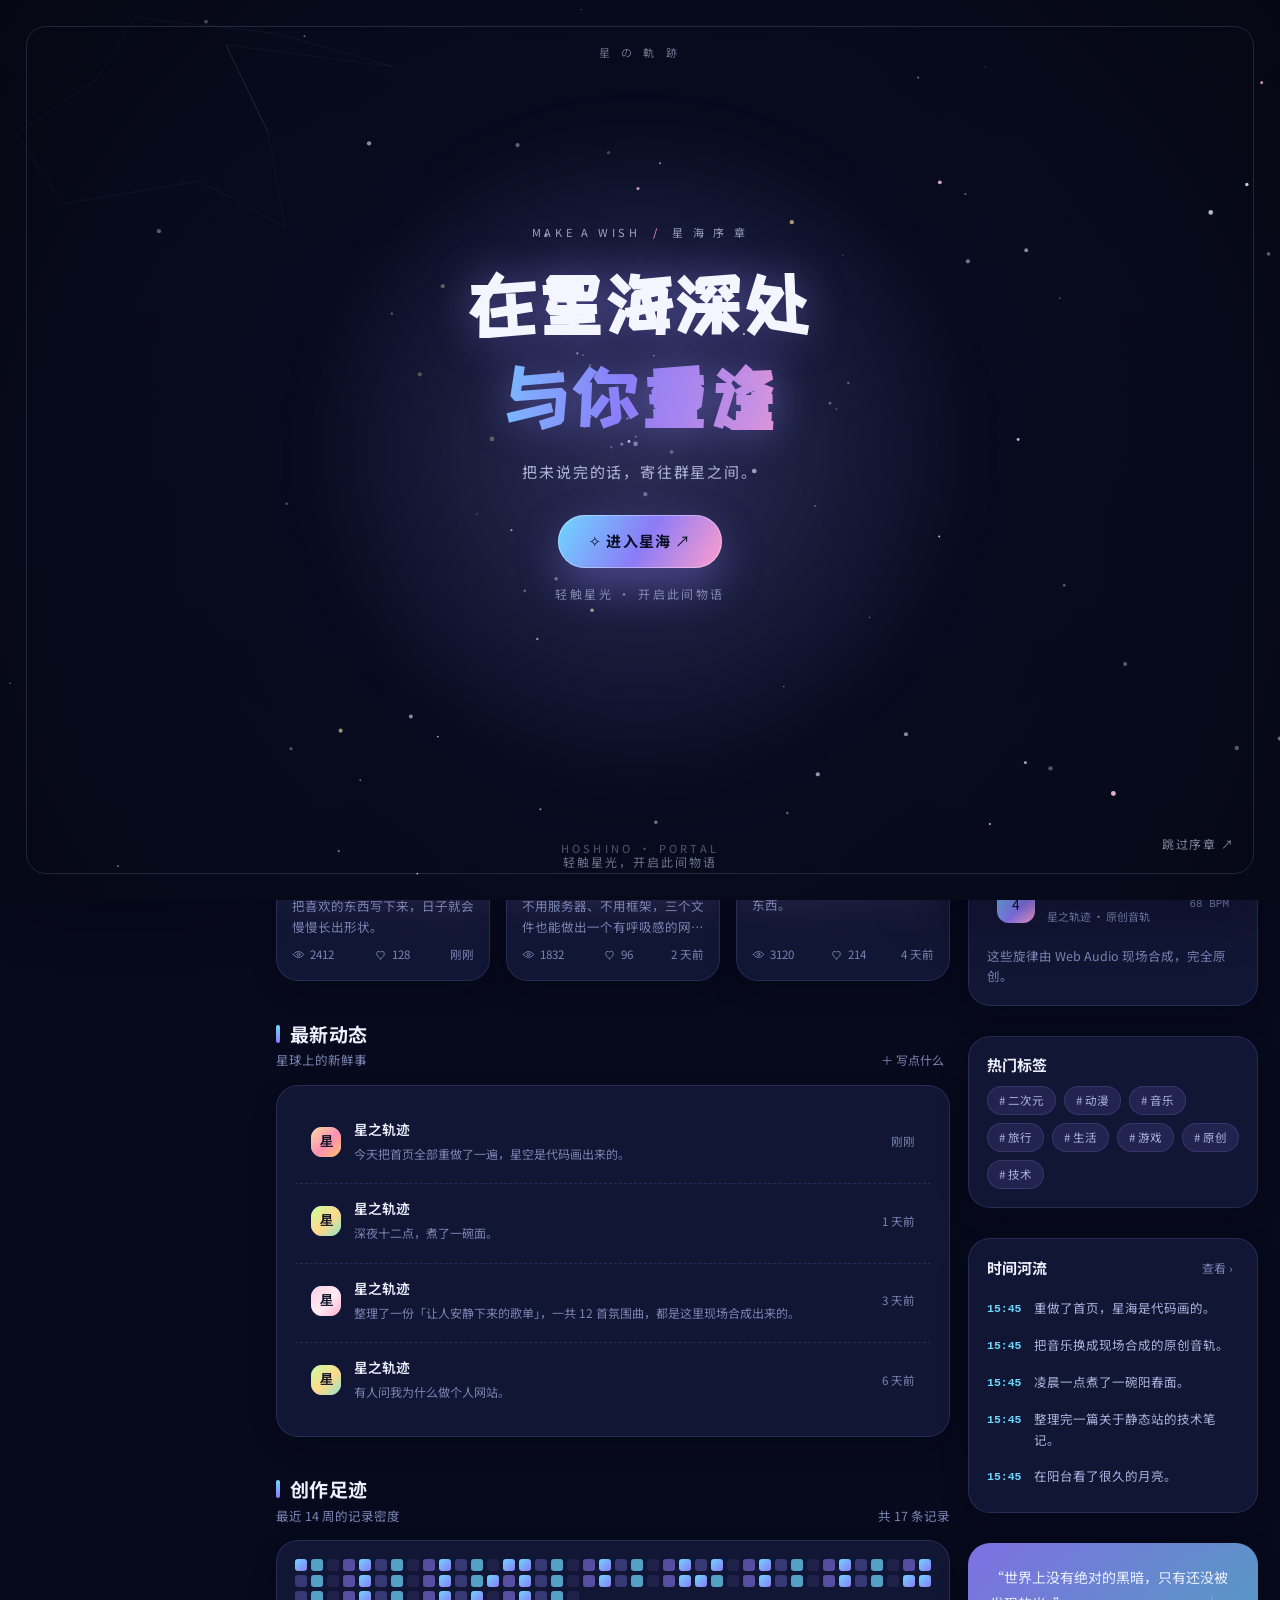
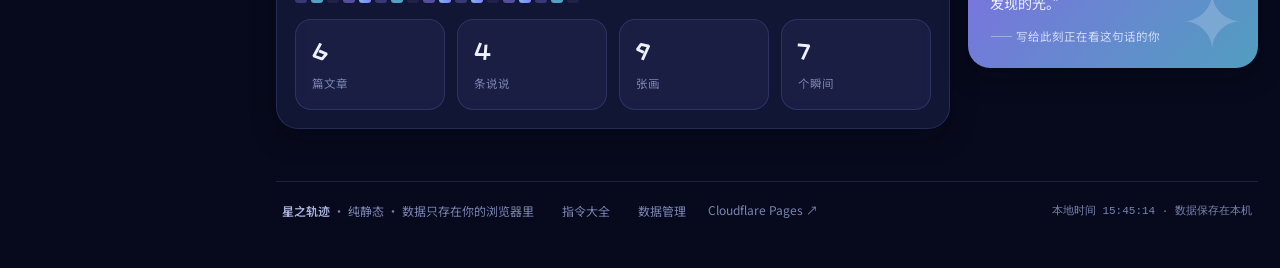
<file: hoshino-portal/index.html>
<!doctype html>
<html lang="zh-CN" data-theme="dark" data-accent="aurora">
<head>
  <meta charset="UTF-8" />
  <meta name="viewport" content="width=device-width, initial-scale=1, viewport-fit=cover" />
  <meta name="theme-color" content="#0b1026" media="(prefers-color-scheme: dark)" />
  <meta name="theme-color" content="#f4f5ff" media="(prefers-color-scheme: light)" />
  <meta name="color-scheme" content="dark light" />

  <title>星之轨迹 · 一个属于你的二次元小宇宙</title>
  <meta name="description" content="星之轨迹 —— 记录文章、说说、照片、音乐与心情的个人空间。纯静态、可离线、数据保存在你自己的浏览器里。" />
  <meta name="keywords" content="个人空间, 二次元, 博客, 星之轨迹, Hoshino Portal, 静态站" />
  <meta name="author" content="星之轨迹" />
  <link rel="canonical" href="./" />

  <meta property="og:type" content="website" />
  <meta property="og:title" content="星之轨迹 · 一个属于你的二次元小宇宙" />
  <meta property="og:description" content="写下想说的话，收藏喜欢的人与故事，慢慢拼出只属于你的星之轨迹。" />
  <meta property="og:image" content="assets/hero.svg" />
  <meta name="twitter:card" content="summary_large_image" />

  <link rel="icon" type="image/svg+xml" href="assets/favicon.svg" />
  <link rel="apple-touch-icon" href="assets/favicon.svg" />
  <link rel="manifest" href="manifest.webmanifest" />

  <link rel="preconnect" href="https://fonts.googleapis.com" />
  <link rel="preconnect" href="https://fonts.gstatic.com" crossorigin />
  <link
    href="https://fonts.googleapis.com/css2?family=Noto+Sans+SC:wght@400;500;700&family=ZCOOL+KuaiLe&display=swap"
    rel="stylesheet" />
  <link rel="stylesheet" href="styles.css?v=2.0.4" />

  <script src="js/art.js?v=2.0.4" defer></script>
  <script src="js/store.js?v=2.0.4" defer></script>
  <script src="js/particles.js?v=2.0.4" defer></script>
  <script src="js/mousefx.js?v=2.0.4" defer></script>
  <script src="js/player.js?v=2.0.4" defer></script>
  <script src="js/views.js?v=2.0.4" defer></script>
  <script src="js/assistant.js?v=2.0.4" defer></script>
  <script src="app.js?v=2.0.4" defer></script>
</head>
<body>
  <a class="skip-link" href="#view">跳到主要内容</a>

  <noscript>
    <div style="margin:20px;padding:20px;border-radius:18px;background:rgba(139,123,247,.16);border:1px solid rgba(146,160,255,.3);line-height:1.8">
      <b>星之轨迹需要 JavaScript 才能运行 ✦</b><br />
      本站的文章、说说、照片与音乐都由浏览器实时生成，请在设置中开启 JavaScript 后刷新页面。
    </div>
  </noscript>

  <!-- ══════════ 序章：星海 ══════════ -->
  <div class="prologue" id="prologue" role="dialog" aria-modal="true" aria-labelledby="prologueTitle">
    <video class="prologue__video" id="prologueVideo" src="assets/intro.mp4" poster="assets/hero.svg"
      autoplay muted loop playsinline preload="auto" disablepictureinpicture aria-hidden="true"></video>
    <div class="prologue__scrim" aria-hidden="true"></div>
    <canvas class="prologue__canvas" id="prologueCanvas" aria-hidden="true"></canvas>
    <div class="prologue__glow" aria-hidden="true"></div>
    <div class="prologue__frame" aria-hidden="true">
      <span>星 の 軌 跡</span>
      <span>HOSHINO · PORTAL</span>
    </div>
    <div class="prologue__inner">
      <p class="prologue__eyebrow">MAKE A WISH <i>/</i> 星 海 序 章</p>
      <h1 id="prologueTitle">在星海深处<span>与你重逢</span></h1>
      <p class="prologue__poem">把未说完的话，寄往群星之间。</p>
      <button class="prologue__enter" id="prologueEnter" type="button">
        <b aria-hidden="true">✧</b> 进入星海 <b aria-hidden="true">↗</b>
      </button>
      <p class="prologue__hint">轻触星光 · 开启此间物语</p>
    </div>
    <p class="prologue__status" id="prologueStatus">星海已在此等候</p>
    <button class="prologue__skip" id="prologueSkip" type="button">跳过序章 ↗</button>
  </div>

  <!-- ══════════ 背景特效层 ══════════ -->
  <div class="fx" aria-hidden="true">
    <div class="fx__base"></div>
    <div class="fx__aurora"><i class="a1"></i><i class="a2"></i><i class="a3"></i></div>
    <canvas class="fx__layer" id="fxStars"></canvas>
    <canvas class="fx__layer" id="fxPetals"></canvas>
    <div class="fx__grid"></div>
    <div class="fx__grain"></div>
    <div class="fx__vignette"></div>
  </div>

  <!-- ══════════ 侧边栏 ══════════ -->
  <aside class="sidebar" id="sidebar" aria-label="主导航">
    <a class="brand" href="#/home" data-nav-brand>
      <span class="brand__mark" aria-hidden="true">
        <svg viewBox="0 0 48 48"><use href="#i-star"></use></svg>
      </span>
      <span class="brand__text">
        <b>星之轨迹</b>
        <i>HOSHINO PORTAL</i>
      </span>
    </a>

    <button class="sidebar__search" id="sidebarSearch" type="button">
      <svg viewBox="0 0 24 24" aria-hidden="true"><use href="#i-search"></use></svg>
      <span>搜索星球…</span>
      <kbd>Ctrl</kbd><kbd>K</kbd>
    </button>

    <nav class="sidebar__nav" id="sidebarNav"></nav>

    <div class="sidebar__foot">
      <div class="storage" title="浏览器本地存储使用量">
        <div class="storage__head"><span>星球存档</span><b id="storageText">—</b></div>
        <div class="storage__bar"><i id="storageBar"></i></div>
      </div>
      <p class="sidebar__quote">愿你在这片星空下，<br />找到属于自己的光。</p>
    </div>
  </aside>
  <div class="scrim" id="scrim" hidden></div>

  <!-- ══════════ 主体 ══════════ -->
  <div class="shell">
    <header class="topbar">
      <button class="icon-btn topbar__menu" id="menuBtn" type="button" aria-label="打开导航">
        <svg viewBox="0 0 24 24" aria-hidden="true"><use href="#i-menu"></use></svg>
      </button>
      <nav class="crumbs" id="crumbs" aria-label="面包屑"><span>首页</span></nav>

      <div class="topbar__clock" id="topbarClock">
        <b>--:--:--</b><i>—</i>
      </div>

      <div class="topbar__actions">
        <button class="icon-btn" id="searchBtn" type="button" aria-label="搜索" title="搜索 (Ctrl+K)">
          <svg viewBox="0 0 24 24" aria-hidden="true"><use href="#i-search"></use></svg>
        </button>
        <button class="icon-btn" id="notifyBtn" type="button" aria-label="通知" title="通知中心">
          <svg viewBox="0 0 24 24" aria-hidden="true"><use href="#i-bell"></use></svg>
          <span class="dot" id="notifyDot"></span>
        </button>
        <button class="icon-btn" id="fxBtn" type="button" aria-label="背景特效开关" title="背景特效">
          <svg viewBox="0 0 24 24" aria-hidden="true"><use href="#i-sparkle"></use></svg>
        </button>
        <button class="icon-btn" id="themeBtn" type="button" aria-label="切换主题" title="切换主题">
          <svg viewBox="0 0 24 24" aria-hidden="true"><use href="#i-moon"></use></svg>
        </button>
        <button class="user-chip" id="userBtn" type="button" aria-haspopup="menu">
          <span class="user-chip__avatar" id="userAvatar">旅</span>
          <span class="user-chip__text">
            <b id="userName">游客</b>
            <i id="userRole">未登录</i>
          </span>
          <svg viewBox="0 0 24 24" aria-hidden="true"><use href="#i-chevron"></use></svg>
        </button>
      </div>
    </header>

    <main class="view" id="view" tabindex="-1"></main>

    <footer class="footer">
      <div>
        <b>星之轨迹</b>
        <span>· 纯静态 · 数据只存在你的浏览器里</span>
      </div>
      <div class="footer__links">
        <button data-route="#/commands" type="button">指令大全</button>
        <button data-route="#/settings" type="button">数据管理</button>
        <a href="https://pages.cloudflare.com/" target="_blank" rel="noreferrer noopener">Cloudflare Pages ↗</a>
      </div>
      <div class="footer__meta"><span id="footerClock"></span></div>
    </footer>
  </div>

  <!-- ══════════ 音乐坞 ══════════ -->
  <section class="dock" id="dock" aria-label="音乐播放器">
    <button class="dock__toggle" id="dockToggle" type="button" aria-label="展开音乐播放器">
      <svg viewBox="0 0 24 24" aria-hidden="true"><use href="#i-chevron"></use></svg>
    </button>
    <div class="dock__body">
      <div class="dock__art" id="dockArt" aria-hidden="true"><canvas id="dockVisual"></canvas></div>
      <div class="dock__meta">
        <b id="dockTitle">星屑のワルツ</b>
        <span id="dockArtist">星之轨迹 · 原创生成音轨</span>
        <div class="dock__seek" id="dockSeek"><i id="dockProgress"></i></div>
      </div>
      <div class="dock__ctrl">
        <button id="dockPrev" type="button" aria-label="上一首"><svg viewBox="0 0 24 24"><use href="#i-prev"></use></svg></button>
        <button class="dock__play" id="dockPlay" type="button" aria-label="播放"><svg viewBox="0 0 24 24"><use href="#i-play"></use></svg></button>
        <button id="dockNext" type="button" aria-label="下一首"><svg viewBox="0 0 24 24"><use href="#i-next"></use></svg></button>
      </div>
      <div class="dock__vol">
        <svg viewBox="0 0 24 24" aria-hidden="true"><use href="#i-volume"></use></svg>
        <input type="range" id="dockVol" min="0" max="100" value="45" aria-label="音量" />
      </div>
    </div>
  </section>

  <!-- ══════════ 陪伴角色 ══════════ -->
  <div class="buddy" id="buddy">
    <button class="buddy__bubble" id="buddyBubble" type="button">
      <span id="buddyLine">晚上好，要去星球上逛逛吗？</span>
      <i>点我聊聊 ✦</i>
    </button>
    <div class="buddy__stage" id="buddyBody" role="button" tabindex="0" aria-label="和星野聊天">
      <div class="mascot" id="mascotStage" aria-hidden="true">
        <svg class="buddy__svg" viewBox="0 0 120 132" aria-hidden="true">
          <defs>
            <linearGradient id="buddyHair" x1="0" y1="0" x2="0" y2="1">
              <stop offset="0" stop-color="#cfe4ff" /><stop offset="1" stop-color="#8fb4ff" />
            </linearGradient>
            <linearGradient id="buddyCloth" x1="0" y1="0" x2="1" y2="1">
              <stop offset="0" stop-color="#7f8cff" /><stop offset="1" stop-color="#c07bff" />
            </linearGradient>
          </defs>
          <path class="buddy__tail" d="M92 96c14 2 20-8 16-18-3-8-12-10-16-4" />
          <path fill="url(#buddyCloth)" d="M32 132c0-16 12-26 28-26s28 10 28 26z" />
          <circle fill="#ffe9d9" cx="60" cy="70" r="30" />
          <path fill="url(#buddyHair)" d="M30 68c0-19 13-32 30-32s30 13 30 32c0-6-6-9-12-12-8-4-16-6-24-3-9 3-15 8-18 15-2 4-6 3-6 0z" />
          <path class="buddy__ear" d="M34 42c-2-12 4-20 8-22 4 6 5 12 4 20z" />
          <path class="buddy__ear" d="M86 42c2-12-4-20-8-22-4 6-5 12-4 20z" />
          <ellipse class="buddy__eye" cx="49" cy="72" rx="4.2" ry="5.4" />
          <ellipse class="buddy__eye" cx="71" cy="72" rx="4.2" ry="5.4" />
          <circle class="buddy__blush" cx="40" cy="80" r="4.5" />
          <circle class="buddy__blush" cx="80" cy="80" r="4.5" />
          <path class="buddy__mouth" d="M56 82c2 3 6 3 8 0" />
          <path class="buddy__star" d="M60 100l2.6 6 6.4.5-4.9 4.1 1.5 6.3-5.6-3.4-5.6 3.4 1.5-6.3-4.9-4.1 6.4-.5z" />
        </svg>
      </div>
      <span class="buddy__ring" aria-hidden="true"></span>
    </div>
    <div class="buddy__actions">
      <button type="button" data-act="go" data-route="#/assistant">聊天</button>
      <button type="button" data-act="music-toggle">音乐</button>
      <button type="button" data-act="go" data-route="#/games">小游戏</button>
      <button type="button" data-act="buddy-hide" title="收起角色">收起</button>
    </div>
  </div>

  <!-- ══════════ 移动端底部导航 ══════════ -->
  <nav class="tabbar" id="tabbar" aria-label="快捷导航"></nav>

  <!-- ══════════ 命令面板 ══════════ -->
  <div class="palette" id="palette" role="dialog" aria-modal="true" aria-label="站内搜索" hidden>
    <div class="palette__box">
      <div class="palette__input">
        <svg viewBox="0 0 24 24" aria-hidden="true"><use href="#i-search"></use></svg>
        <input id="paletteInput" type="text" placeholder="搜索文章、说说、照片、项目，或输入 / 使用指令" autocomplete="off" />
        <kbd>Esc</kbd>
      </div>
      <div class="palette__list" id="paletteList"></div>
      <div class="palette__foot">
        <span><kbd>↑</kbd><kbd>↓</kbd> 选择</span>
        <span><kbd>Enter</kbd> 打开</span>
        <span id="paletteHint">支持 /help /music /theme 等指令</span>
      </div>
    </div>
  </div>

  <!-- ══════════ 模态框 ══════════ -->
  <div class="modal" id="modal" hidden>
    <div class="modal__scrim" data-close-modal></div>
    <div class="modal__card" id="modalCard" role="dialog" aria-modal="true">
      <button class="modal__close" id="modalClose" type="button" aria-label="关闭">
        <svg viewBox="0 0 24 24" aria-hidden="true"><use href="#i-close"></use></svg>
      </button>
      <div class="modal__body" id="modalBody"></div>
    </div>
  </div>

  <!-- ══════════ 轻提示 ══════════ -->
  <div class="toasts" id="toasts" aria-live="polite"></div>

  <audio id="audio" preload="none" crossorigin="anonymous"></audio>


  <!-- ══════════ 图标精灵 ══════════ -->
  <svg class="sprite" aria-hidden="true" focusable="false">
    <symbol id="i-star" viewBox="0 0 48 48"><path d="M24 4l5.6 12.9L43 19.2l-9.6 9.2 2.4 13.6L24 35.5l-11.8 6.5 2.4-13.6L5 19.2l13.4-2.3z"/></symbol>
    <symbol id="i-search" viewBox="0 0 24 24" fill="none" stroke="currentColor" stroke-width="1.8" stroke-linecap="round"><circle cx="11" cy="11" r="6.5"/><path d="M16 16l4.5 4.5"/></symbol>
    <symbol id="i-menu" viewBox="0 0 24 24" fill="none" stroke="currentColor" stroke-width="1.8" stroke-linecap="round"><path d="M4 7h16M4 12h16M4 17h16"/></symbol>
    <symbol id="i-close" viewBox="0 0 24 24" fill="none" stroke="currentColor" stroke-width="1.8" stroke-linecap="round"><path d="M6 6l12 12M18 6L6 18"/></symbol>
    <symbol id="i-bell" viewBox="0 0 24 24" fill="none" stroke="currentColor" stroke-width="1.7" stroke-linecap="round" stroke-linejoin="round"><path d="M18 15V10a6 6 0 10-12 0v5l-1.6 2.6h15.2z"/><path d="M10 19a2 2 0 004 0"/></symbol>
    <symbol id="i-moon" viewBox="0 0 24 24" fill="none" stroke="currentColor" stroke-width="1.7" stroke-linecap="round"><path d="M20 14.5A8.5 8.5 0 019.5 4a8.6 8.6 0 1010.5 10.5z"/></symbol>
    <symbol id="i-sun" viewBox="0 0 24 24" fill="none" stroke="currentColor" stroke-width="1.7" stroke-linecap="round"><circle cx="12" cy="12" r="4.2"/><path d="M12 2.6v2.2M12 19.2v2.2M2.6 12h2.2M19.2 12h2.2M5.4 5.4l1.6 1.6M17 17l1.6 1.6M18.6 5.4L17 7M7 17l-1.6 1.6"/></symbol>
    <symbol id="i-sparkle" viewBox="0 0 24 24" fill="currentColor"><path d="M12 2l1.7 5.6L19.5 9l-5 3 1.2 6-3.7-3.6L8.3 18l1.2-6-5-3 5.8-1.4z"/></symbol>
    <symbol id="i-chevron" viewBox="0 0 24 24" fill="none" stroke="currentColor" stroke-width="1.8" stroke-linecap="round" stroke-linejoin="round"><path d="M8 10l4 4 4-4"/></symbol>
    <symbol id="i-play" viewBox="0 0 24 24" fill="currentColor"><path d="M8 5.5l11 6.5-11 6.5z"/></symbol>
    <symbol id="i-pause" viewBox="0 0 24 24" fill="currentColor"><rect x="7.5" y="5.5" width="3.4" height="13" rx="1.2"/><rect x="13.1" y="5.5" width="3.4" height="13" rx="1.2"/></symbol>
    <symbol id="i-prev" viewBox="0 0 24 24" fill="currentColor"><path d="M7 6h2.2v12H7zM18 6l-8 6 8 6z"/></symbol>
    <symbol id="i-next" viewBox="0 0 24 24" fill="currentColor"><path d="M14.8 6H17v12h-2.2zM6 6l8 6-8 6z"/></symbol>
    <symbol id="i-volume" viewBox="0 0 24 24" fill="none" stroke="currentColor" stroke-width="1.7" stroke-linecap="round"><path d="M5 10v4h3l4 3.5v-11L8 10z"/><path d="M15.5 9.5a4 4 0 010 5M18 7a7.5 7.5 0 010 10"/></symbol>
    <symbol id="i-heart" viewBox="0 0 24 24" fill="none" stroke="currentColor" stroke-width="1.7" stroke-linecap="round"><path d="M12 20s-7-4.3-7-9.3A4 4 0 0112 7.6 4 4 0 0119 10.7c0 5-7 9.3-7 9.3z"/></symbol>
    <symbol id="i-eye" viewBox="0 0 24 24" fill="none" stroke="currentColor" stroke-width="1.7" stroke-linecap="round"><path d="M2.5 12S6 6.5 12 6.5 21.5 12 21.5 12 18 17.5 12 17.5 2.5 12 2.5 12z"/><circle cx="12" cy="12" r="2.6"/></symbol>
    <symbol id="i-clock" viewBox="0 0 24 24" fill="none" stroke="currentColor" stroke-width="1.7" stroke-linecap="round"><circle cx="12" cy="12" r="8.5"/><path d="M12 7.5V12l3 2"/></symbol>
    <symbol id="i-trash" viewBox="0 0 24 24" fill="none" stroke="currentColor" stroke-width="1.7" stroke-linecap="round"><path d="M4.5 7h15M9.5 7V5h5v2M7 7l1 12h8l1-12"/></symbol>
    <symbol id="i-edit" viewBox="0 0 24 24" fill="none" stroke="currentColor" stroke-width="1.7" stroke-linecap="round" stroke-linejoin="round"><path d="M4 20h4l10-10-4-4L4 16z"/><path d="M14 6l4 4"/></symbol>
    <symbol id="i-drag" viewBox="0 0 24 24" fill="currentColor"><circle cx="9" cy="6" r="1.4"/><circle cx="15" cy="6" r="1.4"/><circle cx="9" cy="12" r="1.4"/><circle cx="15" cy="12" r="1.4"/><circle cx="9" cy="18" r="1.4"/><circle cx="15" cy="18" r="1.4"/></symbol>
    <symbol id="i-link" viewBox="0 0 24 24" fill="none" stroke="currentColor" stroke-width="1.7" stroke-linecap="round"><path d="M10 14a4 4 0 005.7 0l3-3a4 4 0 10-5.7-5.7l-1 1"/><path d="M14 10a4 4 0 00-5.7 0l-3 3a4 4 0 105.7 5.7l1-1"/></symbol>
  </svg>

</body>
</html>
</file>
<file: hoshino-portal/styles.css>
/* ═══════════════════════════════════════════════════════════════
   星之轨迹 · Hoshino Portal
   styles.css
   1 设计变量 · 2 基础层 · 3 背景特效 · 4 序章 · 5 框架布局 · 6 顶栏
   ═══════════════════════════════════════════════════════════════ */

/* ───────── 1. 设计变量 ───────── */
:root {
  --font: "Noto Sans SC", system-ui, -apple-system, "Segoe UI", "PingFang SC",
    "Microsoft YaHei", sans-serif;
  --font-display: "ZCOOL KuaiLe", var(--font);
  --mono: ui-monospace, "SFMono-Regular", "Cascadia Code", Consolas, monospace;

  --r-xs: 8px;
  --r-sm: 12px;
  --r-md: 16px;
  --r-lg: 22px;
  --r-xl: 28px;
  --r-full: 999px;

  --dur-fast: 0.16s;
  --dur: 0.3s;
  --dur-slow: 0.62s;
  --ease: cubic-bezier(0.22, 0.68, 0.28, 1);
  --ease-soft: cubic-bezier(0.4, 0, 0.2, 1);

  --sidebar-w: 254px;
  --topbar-h: 64px;
  --gap: 18px;

  --a1: #6fd8ff;
  --a2: #8b7bf7;
  --a3: #ff9ecb;
}

:root[data-accent="aurora"] { --a1: #6fd8ff; --a2: #8b7bf7; --a3: #ff9ecb; }
:root[data-accent="sakura"] { --a1: #ffb3d1; --a2: #ff7fa8; --a3: #ffd98a; }
:root[data-accent="ocean"]  { --a1: #74e5d6; --a2: #4fa8ff; --a3: #9d8bff; }
:root[data-accent="sunset"] { --a1: #ffc46b; --a2: #ff8a6b; --a3: #ff6fa5; }
:root[data-accent="forest"] { --a1: #9ce88a; --a2: #4fd0b0; --a3: #8cd8ff; }

:root[data-theme="dark"] {
  --bg: #070a1c;
  --bg-2: #0c1230;
  --bg-3: #141a3f;
  --surface: rgba(19, 25, 57, 0.62);
  --surface-2: rgba(28, 35, 74, 0.74);
  --surface-solid: #131a3a;
  --card: rgba(23, 30, 66, 0.66);
  --ink: #eef1ff;
  --ink-2: #aab3de;
  --ink-3: #7a84b3;
  --line: rgba(146, 160, 255, 0.16);
  --line-strong: rgba(160, 175, 255, 0.3);
  --shadow: 0 24px 60px rgba(3, 5, 20, 0.45);
  --shadow-sm: 0 10px 26px rgba(3, 5, 20, 0.32);
  --glow: 0 0 40px rgba(139, 123, 247, 0.28);
}

:root[data-theme="light"] {
  --bg: #eef1ff;
  --bg-2: #e2e6fb;
  --bg-3: #ffffff;
  --surface: rgba(255, 255, 255, 0.72);
  --surface-2: rgba(255, 255, 255, 0.88);
  --surface-solid: #ffffff;
  --card: rgba(255, 255, 255, 0.84);
  --ink: #1a2049;
  --ink-2: #5c668f;
  --ink-3: #8a93ba;
  --line: rgba(88, 100, 170, 0.16);
  --line-strong: rgba(88, 100, 170, 0.3);
  --shadow: 0 22px 52px rgba(52, 60, 120, 0.16);
  --shadow-sm: 0 10px 24px rgba(52, 60, 120, 0.12);
  --glow: 0 0 36px rgba(139, 123, 247, 0.2);
}

/* ───────── 2. 基础层 ───────── */
*,
*::before,
*::after { box-sizing: border-box; }

html { -webkit-text-size-adjust: 100%; scroll-behavior: smooth; }

body {
  margin: 0;
  min-height: 100vh;
  font-family: var(--font);
  font-size: 15px;
  line-height: 1.65;
  color: var(--ink);
  background: var(--bg);
  overflow-x: hidden;
  -webkit-font-smoothing: antialiased;
  transition: background var(--dur) var(--ease), color var(--dur) var(--ease);
}

body.is-locked { overflow: hidden; }

h1, h2, h3, h4 { margin: 0; font-weight: 700; line-height: 1.3; }
p { margin: 0; }
img, svg, canvas { display: block; max-width: 100%; }
a { color: inherit; text-decoration: none; }
button, input, select, textarea { font: inherit; color: inherit; }
button { border: 0; background: none; cursor: pointer; }
ul, ol { margin: 0; padding: 0; list-style: none; }
code, kbd, pre { font-family: var(--mono); }
hr { border: 0; border-top: 1px solid var(--line); margin: 18px 0; }

::selection { background: rgba(139, 123, 247, 0.38); }

:focus-visible { outline: 2px solid var(--a1); outline-offset: 2px; border-radius: 6px; }

::-webkit-scrollbar { width: 10px; height: 10px; }
::-webkit-scrollbar-track { background: transparent; }
::-webkit-scrollbar-thumb {
  background: rgba(139, 123, 247, 0.38);
  border-radius: var(--r-full);
  border: 2px solid transparent;
  background-clip: content-box;
}
::-webkit-scrollbar-thumb:hover { background: rgba(139, 123, 247, 0.6); background-clip: content-box; }

.skip-link {
  position: fixed;
  left: 16px;
  top: -100px;
  z-index: 400;
  padding: 10px 16px;
  border-radius: var(--r-sm);
  background: var(--a2);
  color: #fff;
  transition: top var(--dur) var(--ease);
}
.skip-link:focus { top: 16px; }

.sprite { position: absolute; width: 0; height: 0; overflow: hidden; }

/* ───────── 3. 背景特效层 ───────── */
.fx { position: fixed; inset: 0; z-index: 0; pointer-events: none; overflow: hidden; }
.fx__base {
  position: absolute;
  inset: 0;
  background:
    radial-gradient(1200px 700px at 78% -8%, rgba(139, 123, 247, 0.34), transparent 62%),
    radial-gradient(900px 620px at 6% 10%, rgba(111, 216, 255, 0.24), transparent 60%),
    radial-gradient(1000px 800px at 50% 108%, rgba(255, 158, 203, 0.2), transparent 68%),
    linear-gradient(180deg, var(--bg) 0%, var(--bg-2) 46%, var(--bg) 100%);
}
.fx__aurora { position: absolute; inset: 0; opacity: 0.6; }
.fx__aurora i {
  position: absolute;
  display: block;
  border-radius: 50%;
  filter: blur(90px);
  mix-blend-mode: screen;
  will-change: transform;
}
:root[data-theme="light"] .fx__aurora i { mix-blend-mode: multiply; opacity: 0.32; filter: blur(84px); }
.fx__aurora .a1 { width: 46vw; height: 34vw; left: -8vw; top: -6vw; background: rgba(111, 216, 255, 0.6); animation: float-a 26s var(--ease-soft) infinite; }
.fx__aurora .a2 { width: 40vw; height: 40vw; right: -6vw; top: 4vw; background: rgba(139, 123, 247, 0.6); animation: float-b 32s var(--ease-soft) infinite; }
.fx__aurora .a3 { width: 52vw; height: 32vw; left: 22vw; bottom: -12vw; background: rgba(255, 158, 203, 0.42); animation: float-c 38s var(--ease-soft) infinite; }

@keyframes float-a { 50% { transform: translate3d(6vw, 4vw, 0) scale(1.14); } }
@keyframes float-b { 50% { transform: translate3d(-5vw, 6vw, 0) scale(0.9); } }
@keyframes float-c { 50% { transform: translate3d(4vw, -5vw, 0) scale(1.08); } }

.fx__layer { position: absolute; inset: 0; width: 100%; height: 100%; }
.fx__grid {
  position: absolute;
  inset: 0;
  opacity: 0.14;
  background-image:
    linear-gradient(to right, rgba(111, 216, 255, 0.55) 1px, transparent 1px),
    linear-gradient(to bottom, rgba(111, 216, 255, 0.55) 1px, transparent 1px);
  background-size: 84px 84px;
  -webkit-mask-image: radial-gradient(120% 90% at 50% 0%, #000 8%, transparent 74%);
  mask-image: radial-gradient(120% 90% at 50% 0%, #000 8%, transparent 74%);
}
.fx__grain {
  position: absolute;
  inset: -50%;
  opacity: 0.045;
  background-image: url("data:image/svg+xml,%3Csvg xmlns='http://www.w3.org/2000/svg' width='160' height='160'%3E%3Cfilter id='n'%3E%3CfeTurbulence type='fractalNoise' baseFrequency='.85' numOctaves='3'/%3E%3C/filter%3E%3Crect width='100%25' height='100%25' filter='url(%23n)'/%3E%3C/svg%3E");
  animation: grain 7s steps(6) infinite;
}
@keyframes grain {
  0%, 100% { transform: translate(0, 0); }
  20% { transform: translate(-3%, 2%); }
  40% { transform: translate(2%, -3%); }
  60% { transform: translate(-2%, -2%); }
  80% { transform: translate(3%, 1%); }
}
.fx__vignette {
  position: absolute;
  inset: 0;
  background: radial-gradient(120% 100% at 50% 40%, transparent 46%, rgba(5, 7, 20, 0.6) 100%);
}
:root[data-theme="light"] .fx__vignette { background: radial-gradient(120% 100% at 50% 40%, transparent 52%, rgba(180, 190, 235, 0.4) 100%); }

body[data-fx="off"] .fx__aurora,
body[data-fx="off"] .fx__grain,
body[data-fx="off"] .fx__grid,
body[data-fx="off"] .fx__layer { display: none; }

/* 指针星屑层 */
.fx__cursor {
  position: fixed;
  inset: 0;
  z-index: 210;
  pointer-events: none;
  display: none;
}

/* 背景视差（--px / --py 由 mousefx.js 写入，范围 -1 ~ 1） */
.fx__aurora {
  transform: translate3d(calc(var(--px, 0) * 16px), calc(var(--py, 0) * 14px), 0) scale(1.06);
  transition: transform 0.5s var(--ease-soft);
}
.hero__copy { transform: translate3d(calc(var(--px, 0) * 6px), calc(var(--py, 0) * 4px), 0); }

/* ───────── 4. 序章 ───────── */
.prologue {
  position: fixed;
  inset: 0;
  z-index: 300;
  display: grid;
  place-items: center;
  text-align: center;
  color: #f4f6ff;
  background: radial-gradient(circle at 50% 58%, #171f52 0%, #0a0e26 46%, #04060f 100%);
  transition: opacity 0.9s var(--ease), visibility 0.9s;
}
.prologue[hidden] { display: none; }
.prologue.is-leaving { opacity: 0; visibility: hidden; pointer-events: none; }
.prologue__video {
  position: absolute;
  inset: 0;
  width: 100%;
  height: 100%;
  object-fit: cover;
  opacity: 0.92;
  transform: scale(1.02);
  animation: hero-pan 40s var(--ease-soft) infinite alternate;
}
.prologue__scrim {
  position: absolute;
  inset: 0;
  background:
    radial-gradient(70% 60% at 50% 52%, rgba(6, 9, 24, 0.72), rgba(6, 9, 24, 0.32) 60%, transparent 100%),
    linear-gradient(180deg, rgba(6, 9, 24, 0.55), transparent 30%, rgba(6, 9, 24, 0.68));
}
.prologue__canvas { position: absolute; inset: 0; width: 100%; height: 100%; }
.prologue__glow {
  position: absolute;
  left: 50%;
  top: 50%;
  width: min(70vw, 760px);
  aspect-ratio: 1;
  transform: translate(-50%, -50%);
  border-radius: 50%;
  background: radial-gradient(circle, rgba(160, 150, 255, 0.24), transparent 62%);
  filter: blur(30px);
  animation: breathe 6s var(--ease-soft) infinite;
}
@keyframes breathe { 50% { transform: translate(-50%, -50%) scale(1.12); opacity: 0.8; } }
.prologue__frame {
  position: absolute;
  inset: 26px;
  display: flex;
  flex-direction: column;
  justify-content: space-between;
  align-items: center;
  border: 1px solid rgba(207, 219, 255, 0.14);
  border-radius: 20px;
  padding: 16px;
  font-size: 11px;
  letter-spacing: 0.42em;
  color: rgba(214, 224, 255, 0.5);
  text-transform: uppercase;
}
.prologue__frame span:last-child { letter-spacing: 0.3em; opacity: 0.7; }
.prologue__inner { position: relative; z-index: 2; padding: 0 22px 74px; max-width: 660px; }
.prologue__eyebrow { font-size: 11px; letter-spacing: 0.34em; color: rgba(206, 218, 255, 0.72); }
.prologue__eyebrow i { color: var(--a3); font-style: normal; margin: 0 6px; }
.prologue h1 {
  font-family: var(--font-display);
  font-size: clamp(32px, 6.2vw, 72px);
  letter-spacing: 0.04em;
  margin: 18px 0 14px;
  text-shadow: 0 0 44px rgba(150, 140, 255, 0.45);
}
.prologue h1 span {
  display: block;
  background: linear-gradient(100deg, #6fd8ff, #8b7bf7 46%, #ff9ecb);
  -webkit-background-clip: text;
  background-clip: text;
  color: transparent;
}
.prologue__poem { color: rgba(214, 224, 255, 0.78); letter-spacing: 0.12em; }
.prologue__enter {
  margin-top: 30px;
  padding: 14px 30px;
  border-radius: var(--r-full);
  color: #0a1024;
  font-weight: 700;
  letter-spacing: 0.08em;
  background: linear-gradient(120deg, #6fd8ff, #8b7bf7 52%, #ff9ecb);
  box-shadow: 0 18px 44px rgba(139, 123, 247, 0.4), inset 0 0 0 1px rgba(255, 255, 255, 0.35);
  transition: transform var(--dur) var(--ease), box-shadow var(--dur) var(--ease);
}
.prologue__enter:hover { transform: translateY(-3px) scale(1.03); box-shadow: 0 24px 60px rgba(139, 123, 247, 0.55); }
.prologue__enter b { font-weight: 400; }
.prologue__hint { margin-top: 16px; font-size: 12px; color: rgba(190, 202, 240, 0.6); letter-spacing: 0.2em; }
.prologue__status {
  position: absolute;
  left: 50%;
  bottom: 28px;
  transform: translateX(-50%);
  font-size: 12px;
  color: rgba(190, 202, 240, 0.55);
  letter-spacing: 0.16em;
  white-space: nowrap;
}
.prologue__skip {
  position: absolute;
  right: 34px;
  bottom: 38px;
  font-size: 12px;
  color: rgba(214, 224, 255, 0.6);
  letter-spacing: 0.12em;
  padding: 8px 12px;
  border-radius: var(--r-full);
  transition: color var(--dur), background var(--dur);
}
.prologue__skip:hover { color: #fff; background: rgba(255, 255, 255, 0.08); }

/* ───────── 5. 框架布局 ───────── */
.shell {
  position: relative;
  z-index: 2;
  margin-left: var(--sidebar-w);
  padding: 16px 22px 40px;
  max-width: 1560px;
}

.sidebar {
  position: fixed;
  left: 14px;
  top: 14px;
  bottom: 14px;
  width: calc(var(--sidebar-w) - 28px);
  z-index: 40;
  display: flex;
  flex-direction: column;
  gap: 12px;
  padding: 18px 14px 14px;
  border-radius: var(--r-xl);
  background: var(--surface);
  border: 1px solid var(--line);
  box-shadow: var(--shadow);
  backdrop-filter: blur(24px) saturate(1.5);
  -webkit-backdrop-filter: blur(24px) saturate(1.5);
  transition: transform var(--dur-slow) var(--ease);
}

.brand { display: flex; align-items: center; gap: 12px; padding: 4px 6px 8px; }
.brand__mark {
  position: relative;
  width: 42px;
  height: 42px;
  flex: none;
  display: grid;
  place-items: center;
  border-radius: 14px;
  background: linear-gradient(135deg, var(--a1), var(--a2) 55%, var(--a3));
  box-shadow: 0 12px 30px rgba(139, 123, 247, 0.42);
}
.brand__mark svg { width: 22px; height: 22px; fill: #0b1026; }
.brand__mark::after {
  content: "";
  position: absolute;
  inset: -6px;
  border-radius: 18px;
  border: 1px solid rgba(111, 216, 255, 0.4);
  animation: ring 4.5s var(--ease-soft) infinite;
}
@keyframes ring { 50% { transform: scale(1.12); opacity: 0.35; } }
.brand__text b { display: block; font-family: var(--font-display); font-size: 21px; letter-spacing: 0.06em; }
.brand__text i { font-size: 9.5px; letter-spacing: 0.22em; color: var(--ink-3); font-style: normal; }

.sidebar__search {
  display: flex;
  align-items: center;
  gap: 8px;
  width: 100%;
  padding: 9px 10px;
  border-radius: var(--r-md);
  background: rgba(139, 123, 247, 0.08);
  border: 1px solid var(--line);
  color: var(--ink-3);
  font-size: 12.5px;
  transition: border-color var(--dur), color var(--dur), background var(--dur);
}
.sidebar__search:hover { color: var(--ink); border-color: var(--line-strong); }
.sidebar__search svg { width: 15px; height: 15px; flex: none; }
.sidebar__search span { flex: 1; text-align: left; }
.sidebar__search kbd {
  font-size: 9.5px;
  padding: 2px 5px;
  border-radius: 5px;
  background: rgba(139, 123, 247, 0.12);
  border: 1px solid var(--line);
}

.sidebar__nav { flex: 1; overflow-y: auto; overflow-x: hidden; padding: 2px 2px 6px; margin-right: -4px; }
.nav-group { margin-top: 10px; }
.nav-group:first-child { margin-top: 2px; }
.nav-group__title {
  font-size: 10px;
  letter-spacing: 0.28em;
  color: var(--ink-3);
  padding: 6px 12px 4px;
  text-transform: uppercase;
}
.nav-item {
  position: relative;
  display: flex;
  align-items: center;
  gap: 11px;
  width: 100%;
  padding: 9px 12px;
  border-radius: 13px;
  font-size: 13.5px;
  color: var(--ink-2);
  transition: background var(--dur-fast) var(--ease), color var(--dur-fast), transform var(--dur-fast);
}
.nav-item svg { width: 17px; height: 17px; flex: none; opacity: 0.9; }
.nav-item:hover { background: rgba(139, 123, 247, 0.14); color: var(--ink); transform: translateX(2px); }
.nav-item.is-active {
  color: #fff;
  background: linear-gradient(100deg, rgba(139, 123, 247, 0.92), rgba(139, 123, 247, 0.5));
  box-shadow: 0 12px 28px rgba(139, 123, 247, 0.32);
}
.nav-item.is-active svg { opacity: 1; }
.nav-item__badge {
  margin-left: auto;
  min-width: 19px;
  height: 19px;
  padding: 0 6px;
  display: grid;
  place-items: center;
  border-radius: var(--r-full);
  background: linear-gradient(120deg, var(--a3), var(--a2));
  color: #12081c;
  font-size: 10px;
  font-weight: 700;
}

.sidebar__foot { border-top: 1px solid var(--line); padding-top: 12px; }
.storage { margin-bottom: 10px; }
.storage__head { display: flex; justify-content: space-between; font-size: 10.5px; color: var(--ink-3); letter-spacing: 0.08em; }
.storage__head b { color: var(--ink-2); font-weight: 500; }
.storage__bar { height: 4px; margin-top: 6px; border-radius: var(--r-full); background: rgba(139, 123, 247, 0.16); overflow: hidden; }
.storage__bar i { display: block; height: 100%; width: 4%; border-radius: inherit; background: linear-gradient(90deg, var(--a1), var(--a2)); transition: width var(--dur-slow) var(--ease); }
.sidebar__quote { font-size: 11px; line-height: 1.7; color: var(--ink-3); }

.scrim {
  position: fixed;
  inset: 0;
  z-index: 35;
  background: rgba(4, 6, 18, 0.62);
  backdrop-filter: blur(4px);
  animation: fade-in var(--dur) var(--ease);
}
@keyframes fade-in { from { opacity: 0; } to { opacity: 1; } }

/* ───────── 6. 顶栏 ───────── */
.topbar {
  position: sticky;
  top: 14px;
  z-index: 30;
  display: flex;
  align-items: center;
  gap: 14px;
  height: var(--topbar-h);
  padding: 0 14px;
  border-radius: var(--r-lg);
  background: var(--surface);
  border: 1px solid var(--line);
  box-shadow: var(--shadow-sm);
  backdrop-filter: blur(22px) saturate(1.5);
  -webkit-backdrop-filter: blur(22px) saturate(1.5);
}
.topbar__menu { display: none; }
.crumbs { display: flex; align-items: center; gap: 8px; font-size: 13.5px; color: var(--ink-2); min-width: 0; }
.crumbs button { color: var(--ink-3); transition: color var(--dur); }
.crumbs button:hover { color: var(--a1); }
.crumbs b { color: var(--ink); font-weight: 600; white-space: nowrap; overflow: hidden; text-overflow: ellipsis; }
.crumbs i { color: var(--ink-3); font-style: normal; opacity: 0.6; }

.topbar__clock {
  margin-left: auto;
  display: flex;
  align-items: baseline;
  gap: 8px;
  padding: 6px 12px;
  border-radius: var(--r-full);
  background: rgba(139, 123, 247, 0.1);
  border: 1px solid var(--line);
}
.topbar__clock b { font-family: var(--mono); font-size: 13px; letter-spacing: 0.06em; }
.topbar__clock i { font-size: 11px; color: var(--ink-3); font-style: normal; }

.topbar__actions { margin-left: auto; display: flex; align-items: center; gap: 8px; }
.topbar__clock + .topbar__actions { margin-left: 0; }

.icon-btn {
  position: relative;
  width: 38px;
  height: 38px;
  display: grid;
  place-items: center;
  border-radius: 12px;
  border: 1px solid var(--line);
  background: rgba(139, 123, 247, 0.07);
  color: var(--ink-2);
  transition: color var(--dur), background var(--dur), transform var(--dur), border-color var(--dur);
}
.icon-btn svg { width: 17px; height: 17px; }
.icon-btn:hover { color: var(--ink); background: rgba(139, 123, 247, 0.18); border-color: var(--line-strong); transform: translateY(-1px); }
.icon-btn .dot { position: absolute; right: 8px; top: 8px; width: 7px; height: 7px; border-radius: 50%; background: var(--a3); box-shadow: 0 0 0 2px var(--bg-2); }
.icon-btn .dot[hidden] { display: none; }

.user-chip {
  display: flex;
  align-items: center;
  gap: 10px;
  padding: 5px 12px 5px 5px;
  border-radius: var(--r-full);
  border: 1px solid var(--line);
  background: rgba(139, 123, 247, 0.07);
  transition: border-color var(--dur), background var(--dur), transform var(--dur);
}
.user-chip:hover { border-color: var(--line-strong); background: rgba(139, 123, 247, 0.16); transform: translateY(-1px); }
.user-chip__avatar {
  width: 30px;
  height: 30px;
  display: grid;
  place-items: center;
  border-radius: 11px;
  font-size: 13px;
  font-weight: 700;
  color: #0b1026;
  background: linear-gradient(135deg, var(--a1), var(--a2) 60%, var(--a3));
  overflow: hidden;
}
.user-chip__avatar img { width: 100%; height: 100%; object-fit: cover; }
.user-chip__text { display: none; flex-direction: column; line-height: 1.25; text-align: left; }
.user-chip__text b { font-size: 13px; }
.user-chip__text i { font-size: 10px; color: var(--ink-3); font-style: normal; }
.user-chip > svg { width: 14px; height: 14px; color: var(--ink-3); }

.footer {
  display: flex;
  flex-wrap: wrap;
  align-items: center;
  gap: 12px 22px;
  margin-top: 26px;
  padding: 18px 6px 6px;
  border-top: 1px solid var(--line);
  font-size: 12px;
  color: var(--ink-3);
}
.footer b { color: var(--ink-2); font-weight: 600; }
.footer__links { display: flex; gap: 16px; }
.footer__links button,
.footer__links a { color: var(--ink-3); transition: color var(--dur); }
.footer__links button:hover,
.footer__links a:hover { color: var(--a1); }
.footer__meta { margin-left: auto; font-family: var(--mono); font-size: 11px; }

@media (min-width: 1180px) {
  .user-chip__text { display: flex; }
}

/* ═══════════════════════════════════════════════════════════════
   7 通用组件 · 8 浮层（模态 / 提示 / 搜索面板 / 音乐坞 / 伙伴 / 底栏）
   ═══════════════════════════════════════════════════════════════ */

/* ───────── 7. 通用组件 ───────── */
.view { margin-top: var(--gap); animation: view-in var(--dur-slow) var(--ease); }
.view:focus { outline: none; }
@keyframes view-in {
  from { opacity: 0; transform: translateY(14px); }
  to { opacity: 1; transform: none; }
}

.glass {
  background: var(--surface);
  border: 1px solid var(--line);
  border-radius: var(--r-lg);
  box-shadow: var(--shadow-sm);
  backdrop-filter: blur(20px) saturate(1.4);
  -webkit-backdrop-filter: blur(20px) saturate(1.4);
}

.section {
  margin-bottom: 26px;
}
.section__head {
  display: flex;
  align-items: flex-end;
  justify-content: space-between;
  gap: 14px;
  margin-bottom: 14px;
}
.section__head h2 {
  display: flex;
  align-items: center;
  gap: 10px;
  font-size: 19px;
  letter-spacing: 0.02em;
}
.section__head h2::before {
  content: "";
  width: 4px;
  height: 18px;
  border-radius: var(--r-full);
  background: linear-gradient(180deg, var(--a1), var(--a2));
}
.section__head p { font-size: 12.5px; color: var(--ink-3); margin-top: 4px; }
.section__tools { display: flex; align-items: center; gap: 8px; flex-wrap: wrap; }

.btn {
  display: inline-flex;
  align-items: center;
  justify-content: center;
  gap: 7px;
  height: 38px;
  padding: 0 18px;
  border-radius: var(--r-sm);
  font-size: 13px;
  font-weight: 500;
  white-space: nowrap;
  transition: transform var(--dur-fast) var(--ease), background var(--dur), box-shadow var(--dur), color var(--dur), border-color var(--dur);
}
.btn svg { width: 15px; height: 15px; }
.btn:active { transform: scale(0.97); }
.btn--primary {
  color: #fff;
  background: linear-gradient(120deg, var(--a2), color-mix(in srgb, var(--a2) 62%, #ff8fc0));
  box-shadow: 0 12px 26px rgba(139, 123, 247, 0.3);
}
.btn--primary:hover { transform: translateY(-2px); box-shadow: 0 18px 34px rgba(139, 123, 247, 0.42); }
.btn--soft { background: rgba(139, 123, 247, 0.14); color: var(--ink); border: 1px solid var(--line); }
.btn--soft:hover { background: rgba(139, 123, 247, 0.24); transform: translateY(-2px); }
.btn--ghost { color: var(--ink-2); border: 1px solid var(--line); }
.btn--ghost:hover { color: var(--ink); border-color: var(--line-strong); transform: translateY(-2px); }
.btn--danger { color: #ffd7e2; background: rgba(255, 110, 150, 0.18); border: 1px solid rgba(255, 110, 150, 0.35); }
.btn--danger:hover { background: rgba(255, 110, 150, 0.3); }
.btn--tiny { height: 30px; padding: 0 12px; font-size: 12px; border-radius: 10px; }
.btn--block { width: 100%; }
.btn[disabled] { opacity: 0.45; pointer-events: none; }

.icon-action {
  display: inline-flex;
  align-items: center;
  gap: 6px;
  padding: 5px 10px;
  border-radius: var(--r-full);
  font-size: 12px;
  color: var(--ink-3);
  transition: color var(--dur), background var(--dur);
}
.icon-action svg { width: 14px; height: 14px; }
.icon-action:hover { color: var(--ink); background: rgba(139, 123, 247, 0.14); }
.icon-action.is-on { color: var(--a3); }
.icon-action.is-on svg { fill: currentColor; }

.field { display: block; margin-bottom: 14px; }
.field > span { display: block; font-size: 12px; color: var(--ink-3); margin-bottom: 6px; letter-spacing: 0.04em; }
.input, .textarea, .select {
  width: 100%;
  padding: 10px 13px;
  border-radius: var(--r-sm);
  border: 1px solid var(--line);
  background: rgba(10, 14, 36, 0.35);
  color: var(--ink);
  font-size: 13.5px;
  transition: border-color var(--dur), background var(--dur), box-shadow var(--dur);
}
:root[data-theme="light"] .input,
:root[data-theme="light"] .textarea,
:root[data-theme="light"] .select { background: rgba(255, 255, 255, 0.86); }
.input::placeholder, .textarea::placeholder { color: var(--ink-3); }
.input:focus, .textarea:focus, .select:focus {
  outline: none;
  border-color: color-mix(in srgb, var(--a2) 70%, transparent);
  box-shadow: 0 0 0 3px rgba(139, 123, 247, 0.18);
}
.textarea { min-height: 110px; resize: vertical; line-height: 1.7; }
.select { appearance: none; background-image: none; cursor: pointer; }
.select option { background: var(--surface-solid); color: var(--ink); }
.input-row { display: flex; gap: 10px; flex-wrap: wrap; }
.input-row > * { flex: 1; min-width: 140px; }
.switch { display: flex; align-items: center; justify-content: space-between; gap: 14px; padding: 11px 0; border-bottom: 1px dashed var(--line); }
.switch:last-child { border-bottom: 0; }
.switch__text b { display: block; font-size: 13.5px; font-weight: 500; }
.switch__text i { font-size: 11.5px; color: var(--ink-3); font-style: normal; }
.toggle {
  position: relative;
  width: 44px;
  height: 24px;
  flex: none;
  border-radius: var(--r-full);
  background: rgba(139, 123, 247, 0.2);
  border: 1px solid var(--line);
  transition: background var(--dur);
}
.toggle::after {
  content: "";
  position: absolute;
  top: 2px;
  left: 2px;
  width: 18px;
  height: 18px;
  border-radius: 50%;
  background: #fff;
  transition: transform var(--dur) var(--ease);
}
.toggle[aria-checked="true"] { background: linear-gradient(120deg, var(--a2), var(--a1)); border-color: transparent; }
.toggle[aria-checked="true"]::after { transform: translateX(20px); }

.chip {
  display: inline-flex;
  align-items: center;
  gap: 5px;
  padding: 4px 11px;
  border-radius: var(--r-full);
  font-size: 11.5px;
  background: rgba(139, 123, 247, 0.14);
  border: 1px solid var(--line);
  color: var(--ink-2);
}
.chip--solid { background: linear-gradient(120deg, var(--a2), var(--a1)); color: #0b1026; border-color: transparent; font-weight: 600; }
.chip--pink { background: rgba(255, 158, 203, 0.2); color: var(--a3); }
.chip--cyan { background: rgba(111, 216, 255, 0.16); color: var(--a1); }
.chip-row { display: flex; flex-wrap: wrap; gap: 8px; }
.chip-row .chip { cursor: pointer; transition: transform var(--dur-fast), background var(--dur); }
.chip-row .chip:hover { transform: translateY(-2px); }
.chip-row .chip.is-on { background: linear-gradient(120deg, var(--a2), var(--a1)); color: #0b1026; border-color: transparent; }

.tabs { display: inline-flex; gap: 4px; padding: 4px; border-radius: var(--r-full); background: rgba(139, 123, 247, 0.1); border: 1px solid var(--line); }
.tab {
  padding: 6px 14px;
  border-radius: var(--r-full);
  font-size: 12.5px;
  color: var(--ink-3);
  transition: color var(--dur), background var(--dur);
}
.tab:hover { color: var(--ink); }
.tab.is-on { color: #fff; background: linear-gradient(120deg, var(--a2), color-mix(in srgb, var(--a2) 55%, var(--a1))); }

.panel {
  padding: 18px;
  border-radius: var(--r-lg);
  background: var(--card);
  border: 1px solid var(--line);
  box-shadow: var(--shadow-sm);
  backdrop-filter: blur(18px);
  -webkit-backdrop-filter: blur(18px);
}
.panel__head {
  display: flex;
  align-items: center;
  justify-content: space-between;
  gap: 12px;
  margin-bottom: 12px;
}
.panel__head h3 { font-size: 15px; }
.panel__head small { font-size: 11.5px; color: var(--ink-3); }
.panel__link { font-size: 12px; color: var(--ink-3); }
.panel__link:hover { color: var(--a1); }

.grid { display: grid; gap: 16px; }
.grid--2 { grid-template-columns: repeat(2, minmax(0, 1fr)); }
.grid--3 { grid-template-columns: repeat(3, minmax(0, 1fr)); }
.grid--4 { grid-template-columns: repeat(4, minmax(0, 1fr)); }
.grid--auto { grid-template-columns: repeat(auto-fill, minmax(230px, 1fr)); }
.split { display: grid; grid-template-columns: minmax(0, 1fr) 320px; gap: var(--gap); align-items: start; }
.split--wide { grid-template-columns: minmax(0, 1fr) 360px; }
.stack { display: grid; gap: 14px; }

.card {
  position: relative;
  display: flex;
  flex-direction: column;
  border-radius: var(--r-lg);
  overflow: hidden;
  background: var(--card);
  border: 1px solid var(--line);
  box-shadow: var(--shadow-sm);
  backdrop-filter: blur(18px);
  -webkit-backdrop-filter: blur(18px);
  transition: transform var(--dur) var(--ease), box-shadow var(--dur), border-color var(--dur);
}
.card:hover { transform: translateY(-5px); box-shadow: var(--shadow); border-color: var(--line-strong); }
.card__thumb {
  position: relative;
  aspect-ratio: 16 / 10;
  overflow: hidden;
  background: linear-gradient(135deg, rgba(139, 123, 247, 0.4), rgba(111, 216, 255, 0.3));
}
.card__thumb > * { width: 100%; height: 100%; object-fit: cover; }
.card__thumb svg { display: block; }
.card__badge {
  position: absolute;
  left: 10px;
  top: 10px;
  padding: 4px 10px;
  border-radius: var(--r-full);
  font-size: 11px;
  background: rgba(9, 12, 28, 0.62);
  color: #fff;
  backdrop-filter: blur(8px);
}
.card__body { padding: 14px 15px 16px; display: flex; flex-direction: column; gap: 8px; flex: 1; }
.card__title { font-size: 14.5px; font-weight: 600; line-height: 1.5; }
.card__desc { font-size: 12.5px; color: var(--ink-3); display: -webkit-box; -webkit-line-clamp: 2; -webkit-box-orient: vertical; overflow: hidden; }
.card__meta {
  display: flex;
  align-items: center;
  justify-content: space-between;
  gap: 10px;
  margin-top: auto;
  font-size: 11.5px;
  color: var(--ink-3);
}
.card__meta span { display: inline-flex; align-items: center; gap: 5px; }
.card__meta svg { width: 13px; height: 13px; }
.card--flat { box-shadow: none; }
.card--click { cursor: pointer; }

/* 卡片聚光（--mx / --my 跟随指针） */
.card,
.shot { transform-style: preserve-3d; will-change: transform; transition: transform 0.2s var(--ease), box-shadow var(--dur), border-color var(--dur); }
.card::after,
.shot::after {
  content: "";
  position: absolute;
  inset: 0;
  border-radius: inherit;
  pointer-events: none;
  opacity: 0;
  transition: opacity var(--dur);
  background: radial-gradient(260px circle at var(--mx, 50%) var(--my, 50%), rgba(255, 255, 255, 0.12), transparent 62%);
}
.card:hover::after,
.shot:hover::after { opacity: 1; }
body[data-motion="off"] .card,
body[data-motion="off"] .shot { transition: box-shadow var(--dur); }

/* 性能模式：去掉模糊、粒子与重阴影，老设备更顺滑 */
body[data-perf="on"] .fx__grain,
body[data-perf="on"] .fx__aurora,
body[data-perf="on"] .fx__grid { display: none; }
body[data-perf="on"] .glass,
body[data-perf="on"] .topbar,
body[data-perf="on"] .sidebar,
body[data-perf="on"] .dock,
body[data-perf="on"] .modal__card,
body[data-perf="on"] .palette__box,
body[data-perf="on"] .panel,
body[data-perf="on"] .card,
body[data-perf="on"] .buddy__bubble,
body[data-perf="on"] .game-hud__item,
body[data-perf="on"] .game-overlay {
  backdrop-filter: none !important;
  -webkit-backdrop-filter: none !important;
}
body[data-perf="on"] .card,
body[data-perf="on"] .panel,
body[data-perf="on"] .topbar,
body[data-perf="on"] .sidebar,
body[data-perf="on"] .dock,
body[data-perf="on"] .modal__card { box-shadow: 0 6px 18px rgba(3, 5, 20, 0.35); }
body[data-perf="on"] .mascot { filter: none; }
body[data-perf="on"] .card::after,
body[data-perf="on"] .shot::after { display: none; }

@media (max-width: 720px) {
  .topbar,
  .sidebar,
  .dock,
  .panel,
  .card,
  .glass,
  .buddy__bubble { backdrop-filter: blur(14px) !important; -webkit-backdrop-filter: blur(14px) !important; }
  .fx__grain { display: none; }
}

.row {
  display: flex;
  align-items: center;
  gap: 13px;
  padding: 13px 15px;
  border-radius: var(--r-md);
  border: 1px solid transparent;
  transition: background var(--dur), border-color var(--dur), transform var(--dur);
}
.row:hover { background: rgba(139, 123, 247, 0.09); border-color: var(--line); }
.row__main { min-width: 0; flex: 1; }
.row__main b { display: block; font-size: 13.8px; font-weight: 600; }
.row__main span { font-size: 12px; color: var(--ink-3); }
.row__side { flex: none; display: flex; align-items: center; gap: 8px; font-size: 11.5px; color: var(--ink-3); }
.list { display: grid; gap: 4px; }
.list > .row + .row { border-top: 1px dashed var(--line); border-radius: 0; }

.avatar {
  width: 40px;
  height: 40px;
  flex: none;
  display: grid;
  place-items: center;
  border-radius: 14px;
  font-size: 15px;
  font-weight: 700;
  color: #0b1026;
  background: linear-gradient(135deg, var(--a1), var(--a2) 60%, var(--a3));
  overflow: hidden;
}
.avatar img { width: 100%; height: 100%; object-fit: cover; }
.avatar--sm { width: 30px; height: 30px; border-radius: 11px; font-size: 12px; }
.avatar--lg { width: 66px; height: 66px; border-radius: 22px; font-size: 24px; }
.avatar--ring { box-shadow: 0 0 0 2px var(--bg-2), 0 0 0 4px rgba(139, 123, 247, 0.5); }

.progress { height: 6px; border-radius: var(--r-full); background: rgba(139, 123, 247, 0.16); overflow: hidden; }
.progress > i { display: block; height: 100%; border-radius: inherit; background: linear-gradient(90deg, var(--a1), var(--a2)); transition: width var(--dur-slow) var(--ease); }

.tag-pill {
  font-size: 11px;
  padding: 3px 9px;
  border-radius: var(--r-full);
  background: rgba(139, 123, 247, 0.14);
  color: var(--ink-2);
}

.empty {
  padding: 40px 20px;
  text-align: center;
  color: var(--ink-3);
  font-size: 13px;
}
.empty b { display: block; font-size: 30px; margin-bottom: 8px; opacity: 0.5; }

.muted { color: var(--ink-3); font-size: 12.5px; }
.divider { height: 1px; background: var(--line); margin: 16px 0; }
.spread { display: flex; align-items: center; justify-content: space-between; gap: 12px; }
.prose { font-size: 15px; line-height: 1.95; color: var(--ink-2); }
.prose h2 { font-size: 19px; color: var(--ink); margin: 26px 0 10px; }
.prose h3 { font-size: 16.5px; color: var(--ink); margin: 20px 0 8px; }
.prose p { margin: 0 0 14px; }
.prose blockquote {
  margin: 18px 0;
  padding: 12px 18px;
  border-left: 3px solid var(--a2);
  border-radius: 0 var(--r-sm) var(--r-sm) 0;
  background: rgba(139, 123, 247, 0.1);
  color: var(--ink-2);
}
.prose ul { padding-left: 20px; list-style: disc; margin-bottom: 14px; }
.prose li { margin-bottom: 6px; }
.prose code { font-size: 13px; padding: 2px 6px; border-radius: 6px; background: rgba(139, 123, 247, 0.14); }
.prose pre { padding: 14px; border-radius: var(--r-sm); background: rgba(8, 11, 26, 0.6); border: 1px solid var(--line); overflow-x: auto; font-size: 13px; }
.prose img { border-radius: var(--r-md); margin: 8px 0; }

.stat-row { display: grid; grid-template-columns: repeat(auto-fit, minmax(120px, 1fr)); gap: 12px; }
.stat {
  padding: 14px 16px;
  border-radius: var(--r-md);
  background: rgba(139, 123, 247, 0.08);
  border: 1px solid var(--line);
}
.stat b { display: block; font-size: 22px; font-family: var(--font-display); letter-spacing: 0.04em; }
.stat span { font-size: 11.5px; color: var(--ink-3); }

.skeleton {
  border-radius: var(--r-sm);
  background: linear-gradient(90deg, rgba(139, 123, 247, 0.1), rgba(139, 123, 247, 0.22), rgba(139, 123, 247, 0.1));
  background-size: 200% 100%;
  animation: shimmer 1.4s linear infinite;
}
@keyframes shimmer { to { background-position: -200% 0; } }

.reveal { opacity: 0; transform: translateY(18px); }
.reveal.is-in { opacity: 1; transform: none; transition: opacity 0.7s var(--ease), transform 0.7s var(--ease); }

/* ───────── 8. 浮层 ───────── */
/* 8.1 模态框 */
.modal { position: fixed; inset: 0; z-index: 200; display: grid; place-items: center; padding: 20px; }
.modal[hidden] { display: none; }
.modal__scrim { position: absolute; inset: 0; background: rgba(4, 6, 16, 0.66); backdrop-filter: blur(6px); animation: fade-in var(--dur) var(--ease); }
.modal__card {
  position: relative;
  width: min(620px, 100%);
  max-height: min(86vh, 900px);
  overflow-y: auto;
  padding: 26px;
  border-radius: var(--r-xl);
  background: var(--surface-2);
  border: 1px solid var(--line-strong);
  box-shadow: var(--shadow);
  backdrop-filter: blur(26px) saturate(1.5);
  -webkit-backdrop-filter: blur(26px) saturate(1.5);
  animation: modal-in var(--dur-slow) var(--ease);
}
.modal__card--wide { width: min(920px, 100%); }
@keyframes modal-in {
  from { opacity: 0; transform: translateY(24px) scale(0.97); }
  to { opacity: 1; transform: none; }
}
.modal__close {
  position: absolute;
  right: 16px;
  top: 16px;
  width: 32px;
  height: 32px;
  display: grid;
  place-items: center;
  border-radius: 10px;
  color: var(--ink-3);
  transition: color var(--dur), background var(--dur);
}
.modal__close:hover { color: var(--ink); background: rgba(139, 123, 247, 0.16); }
.modal__close svg { width: 16px; height: 16px; }
.modal h2 { font-size: 20px; margin-bottom: 6px; }
.modal .modal__sub { font-size: 12.5px; color: var(--ink-3); margin-bottom: 20px; }
.modal__actions { display: flex; gap: 10px; flex-wrap: wrap; margin-top: 18px; }

/* 8.2 提示 */
.toasts {
  position: fixed;
  right: 20px;
  bottom: 96px;
  z-index: 260;
  display: grid;
  gap: 10px;
  justify-items: end;
  pointer-events: none;
}
.toast {
  display: flex;
  align-items: center;
  gap: 10px;
  max-width: 330px;
  padding: 11px 16px;
  border-radius: var(--r-md);
  font-size: 13px;
  color: var(--ink);
  background: var(--surface-2);
  border: 1px solid var(--line-strong);
  box-shadow: var(--shadow);
  backdrop-filter: blur(20px);
  -webkit-backdrop-filter: blur(20px);
  animation: toast-in 0.42s var(--ease);
}
.toast.is-out { animation: toast-out 0.32s var(--ease) forwards; }
.toast b { color: var(--a1); }
@keyframes toast-in { from { opacity: 0; transform: translateX(30px) scale(0.96); } }
@keyframes toast-out { to { opacity: 0; transform: translateX(24px) scale(0.96); } }

/* 8.3 命令面板 */
.palette { position: fixed; inset: 0; z-index: 280; padding: 12vh 20px 20px; display: flex; justify-content: center; }
.palette[hidden] { display: none; }
.palette::before { content: ""; position: absolute; inset: 0; background: rgba(3, 5, 14, 0.62); backdrop-filter: blur(8px); animation: fade-in var(--dur) var(--ease); }
.palette__box {
  position: relative;
  width: min(680px, 100%);
  max-height: 70vh;
  display: flex;
  flex-direction: column;
  overflow: hidden;
  border-radius: var(--r-xl);
  background: var(--surface-2);
  border: 1px solid var(--line-strong);
  box-shadow: var(--shadow);
  backdrop-filter: blur(28px) saturate(1.5);
  -webkit-backdrop-filter: blur(28px) saturate(1.5);
  animation: modal-in 0.4s var(--ease);
}
.palette__input { display: flex; align-items: center; gap: 12px; padding: 16px 18px; border-bottom: 1px solid var(--line); }
.palette__input svg { width: 18px; height: 18px; color: var(--ink-3); flex: none; }
.palette__input input { flex: 1; background: none; border: 0; outline: none; font-size: 15px; }
.palette__input kbd { font-size: 10px; padding: 3px 7px; border-radius: 6px; background: rgba(139, 123, 247, 0.14); border: 1px solid var(--line); color: var(--ink-3); }
.palette__list { flex: 1; overflow-y: auto; padding: 8px; }
.palette__group { font-size: 10px; letter-spacing: 0.24em; color: var(--ink-3); padding: 10px 12px 4px; text-transform: uppercase; }
.palette__item {
  display: flex;
  align-items: center;
  gap: 12px;
  width: 100%;
  padding: 10px 12px;
  border-radius: var(--r-sm);
  text-align: left;
  color: var(--ink-2);
  transition: background var(--dur-fast), color var(--dur-fast);
}
.palette__item svg { width: 16px; height: 16px; flex: none; opacity: 0.8; }
.palette__item b { font-size: 13.5px; font-weight: 500; color: var(--ink); }
.palette__item span { display: block; font-size: 11.5px; color: var(--ink-3); }
.palette__item i { margin-left: auto; font-size: 11px; color: var(--ink-3); font-style: normal; }
.palette__item.is-on { background: linear-gradient(100deg, rgba(139, 123, 247, 0.85), rgba(139, 123, 247, 0.42)); color: #fff; }
.palette__item.is-on b, .palette__item.is-on span, .palette__item.is-on i { color: #fff; }
.palette__foot { display: flex; gap: 16px; padding: 10px 18px; border-top: 1px solid var(--line); font-size: 11px; color: var(--ink-3); }
.palette__foot kbd, .kbd { font-size: 10px; padding: 2px 6px; border-radius: 5px; background: rgba(139, 123, 247, 0.14); border: 1px solid var(--line); margin-right: 4px; }

/* 8.4 音乐坞 */
.dock {
  position: fixed;
  right: 20px;
  bottom: 20px;
  z-index: 90;
  width: 330px;
  padding: 12px 14px 12px;
  border-radius: var(--r-lg);
  background: var(--surface-2);
  border: 1px solid var(--line-strong);
  box-shadow: var(--shadow);
  backdrop-filter: blur(24px) saturate(1.5);
  -webkit-backdrop-filter: blur(24px) saturate(1.5);
  transition: transform var(--dur-slow) var(--ease), opacity var(--dur);
}
.dock.is-collapsed { transform: translateY(calc(100% + 28px)); opacity: 0; pointer-events: none; }
.dock__toggle {
  position: absolute;
  left: 50%;
  top: -16px;
  transform: translateX(-50%);
  width: 46px;
  height: 18px;
  display: grid;
  place-items: center;
  border-radius: var(--r-full);
  background: var(--surface-2);
  border: 1px solid var(--line-strong);
  color: var(--ink-3);
}
.dock__toggle svg { width: 14px; height: 14px; }
.dock__body { display: flex; align-items: center; gap: 12px; }
.dock__art {
  position: relative;
  width: 46px;
  height: 46px;
  flex: none;
  border-radius: 14px;
  overflow: hidden;
  background: linear-gradient(135deg, var(--a1), var(--a2) 60%, var(--a3));
  box-shadow: 0 10px 24px rgba(139, 123, 247, 0.35);
}
.dock__art canvas { width: 100%; height: 100%; }
.dock__meta { flex: 1; min-width: 0; }
.dock__meta b { display: block; font-size: 13px; white-space: nowrap; overflow: hidden; text-overflow: ellipsis; }
.dock__meta span { display: block; font-size: 11px; color: var(--ink-3); white-space: nowrap; overflow: hidden; text-overflow: ellipsis; }
.dock__seek { height: 4px; margin-top: 8px; border-radius: var(--r-full); background: rgba(139, 123, 247, 0.2); overflow: hidden; cursor: pointer; }
.dock__seek i { display: block; height: 100%; width: 0; background: linear-gradient(90deg, var(--a1), var(--a2)); }
.dock__ctrl { display: flex; align-items: center; gap: 4px; }
.dock__ctrl button { width: 28px; height: 28px; display: grid; place-items: center; border-radius: 50%; color: var(--ink-2); transition: color var(--dur), background var(--dur); }
.dock__ctrl button:hover { color: var(--ink); background: rgba(139, 123, 247, 0.16); }
.dock__ctrl svg { width: 14px; height: 14px; }
.dock__ctrl .dock__play {
  width: 38px;
  height: 38px;
  color: #fff;
  background: linear-gradient(120deg, var(--a2), var(--a1));
  box-shadow: 0 8px 20px rgba(139, 123, 247, 0.4);
}
.dock__ctrl .dock__play svg { width: 16px; height: 16px; }
.dock__vol { display: none; align-items: center; gap: 8px; margin-top: 10px; padding-top: 10px; border-top: 1px solid var(--line); }
.dock__vol svg { width: 15px; height: 15px; color: var(--ink-3); }
.dock.is-open .dock__vol { display: flex; }
input[type="range"] {
  -webkit-appearance: none;
  appearance: none;
  flex: 1;
  height: 4px;
  border-radius: var(--r-full);
  background: rgba(139, 123, 247, 0.24);
  outline: none;
}
input[type="range"]::-webkit-slider-thumb {
  -webkit-appearance: none;
  width: 13px;
  height: 13px;
  border-radius: 50%;
  background: linear-gradient(135deg, var(--a1), var(--a2));
  box-shadow: 0 2px 8px rgba(0, 0, 0, 0.3);
  cursor: pointer;
}
input[type="range"]::-moz-range-thumb {
  width: 13px;
  height: 13px;
  border: 0;
  border-radius: 50%;
  background: var(--a1);
  cursor: pointer;
}

/* 8.5 陪伴角色：星野（二次元少女 · 内联 SVG 骨骼动画） */
.buddy {
  position: fixed;
  right: 18px;
  bottom: 100px;
  z-index: 95;
  display: flex;
  flex-direction: column;
  align-items: flex-end;
  gap: 8px;
  pointer-events: none;
}
.buddy > * { pointer-events: auto; }
.buddy__bubble {
  position: relative;
  max-width: 234px;
  padding: 11px 15px;
  border-radius: 16px 16px 4px 16px;
  text-align: left;
  font-size: 12.5px;
  color: var(--ink);
  background: var(--surface-2);
  border: 1px solid var(--line-strong);
  box-shadow: var(--shadow-sm);
  backdrop-filter: blur(18px);
  -webkit-backdrop-filter: blur(18px);
  animation: buddy-float 6s var(--ease-soft) infinite;
}
.buddy__bubble i { display: block; margin-top: 3px; font-size: 10.5px; color: var(--ink-3); font-style: normal; }
.buddy__bubble { transition: opacity 0.6s var(--ease), transform 0.6s var(--ease); }
.buddy__bubble.is-muted { opacity: 0; transform: translateY(8px); pointer-events: none; }
.buddy:hover .buddy__bubble.is-muted,
.buddy:focus-within .buddy__bubble.is-muted { opacity: 1; transform: none; pointer-events: auto; }
@keyframes buddy-float { 50% { transform: translateY(-6px); } }

.buddy__stage {
  position: relative;
  width: 96px;
  height: 106px;
  cursor: pointer;
  transition: transform var(--dur) var(--ease), filter var(--dur);
}
.buddy:focus-within .buddy__stage,
.buddy__stage:hover { transform: translateY(-6px) scale(1.05); }
.buddy__stage:focus-visible { outline: 2px solid var(--a1); outline-offset: 6px; border-radius: var(--r-lg); }
.mascot {
  position: relative;
  animation: buddy-idle 5s var(--ease-soft) infinite;
  filter: drop-shadow(0 14px 26px rgba(4, 7, 22, 0.45));
}
@keyframes buddy-idle { 50% { transform: translateY(-8px) rotate(-1.5deg); } }
.buddy__stage:hover .mascot,
.buddy:focus-within .mascot { animation-play-state: paused; }
.buddy__svg { display: block; width: 100%; height: 100%; overflow: visible; }
.buddy__tail { fill: none; stroke: url(#buddyHair); stroke-width: 9; stroke-linecap: round; }
.buddy__ear { fill: url(#buddyHair); }
.buddy__eye { fill: #2b3163; }
.buddy__blush { fill: #ffb3c8; opacity: 0.7; }
.buddy__mouth { fill: none; stroke: #2b3163; stroke-width: 2.4; stroke-linecap: round; }
.buddy__star { fill: #ffe08a; }
.buddy__ring {
  position: absolute;
  left: 50%;
  bottom: 2px;
  width: 62px;
  height: 12px;
  transform: translateX(-50%);
  border-radius: 50%;
  background: radial-gradient(ellipse, rgba(139, 123, 247, 0.4), transparent 70%);
}

.buddy__actions {
  display: flex;
  gap: 6px;
  opacity: 0;
  transform: translateY(6px);
  transition: opacity var(--dur) var(--ease), transform var(--dur) var(--ease);
}
.buddy:hover .buddy__actions,
.buddy:focus-within .buddy__actions,
.buddy.is-open .buddy__actions { opacity: 1; transform: none; }
.buddy__actions button {
  padding: 5px 10px;
  border-radius: var(--r-full);
  font-size: 11px;
  color: var(--ink-2);
  background: var(--surface-2);
  border: 1px solid var(--line);
  backdrop-filter: blur(14px);
  -webkit-backdrop-filter: blur(14px);
  transition: color var(--dur), background var(--dur), transform var(--dur-fast);
}
.buddy__actions button:hover {
  color: #08112a;
  background: linear-gradient(120deg, var(--a1), var(--a2));
  border-color: transparent;
  transform: translateY(-1px);
}
.buddy.is-hidden .buddy__stage,
.buddy.is-hidden .buddy__actions,
.buddy.is-hidden .buddy__bubble { display: none; }
body[data-buddy="off"] .buddy { display: none; }
.buddy__restore {
  width: 44px;
  height: 44px;
  display: grid;
  place-items: center;
  border-radius: 50%;
  font-size: 17px;
  color: #0b1026;
  background: linear-gradient(135deg, var(--a1), var(--a2));
  box-shadow: 0 12px 28px rgba(139, 123, 247, 0.45);
  animation: buddy-float 4s var(--ease-soft) infinite;
}

/* 说话时的小跳 */
.buddy.is-talking .mascot { animation: buddy-hop 0.62s var(--ease); }
@keyframes buddy-hop { 40% { transform: translateY(-14px) scale(1.06); } }

/* 8.6 移动端底栏 */
.tabbar {
  position: fixed;
  left: 50%;
  bottom: 12px;
  transform: translateX(-50%);
  z-index: 88;
  display: none;
  gap: 4px;
  padding: 7px;
  border-radius: var(--r-full);
  background: var(--surface-2);
  border: 1px solid var(--line-strong);
  box-shadow: var(--shadow);
  backdrop-filter: blur(22px);
  -webkit-backdrop-filter: blur(22px);
}
.tabbar button {
  width: 54px;
  padding: 5px 0;
  display: grid;
  justify-items: center;
  gap: 2px;
  border-radius: var(--r-md);
  color: var(--ink-3);
  font-size: 10px;
  transition: color var(--dur), background var(--dur);
}
.tabbar svg { width: 18px; height: 18px; }
.tabbar button.is-active { color: #fff; background: linear-gradient(120deg, var(--a2), var(--a1)); }

/* ═══════════════════════════════════════════════════════════════
   9 首页 · 10 内容视图 · 11 动画 / 响应式 / 无障碍
   ═══════════════════════════════════════════════════════════════ */

/* ───────── 9. 首页 ───────── */
.hero {
  position: relative;
  min-height: 400px;
  display: flex;
  align-items: flex-end;
  overflow: hidden;
  border-radius: var(--r-xl);
  border: 1px solid var(--line-strong);
  box-shadow: var(--shadow);
}
.hero__art {
  position: absolute;
  inset: 0;
  background-image: url("assets/hero.svg");
  background-size: cover;
  background-position: center 62%;
  transform: scale(1.04);
  animation: hero-pan 34s var(--ease-soft) infinite alternate;
}
@keyframes hero-pan { to { transform: scale(1.12) translate3d(-1.6%, -1%, 0); } }
.hero__shade {
  position: absolute;
  inset: 0;
  background:
    linear-gradient(180deg, rgba(6, 9, 24, 0.28) 0%, rgba(6, 9, 24, 0.05) 34%, rgba(6, 9, 24, 0.78) 100%),
    linear-gradient(90deg, rgba(6, 9, 24, 0.72) 0%, rgba(6, 9, 24, 0.12) 58%);
}
.hero__copy { position: relative; z-index: 2; padding: 34px 32px 30px; max-width: 660px; color: #f5f7ff; }
.hero__eyebrow { font-size: 11px; letter-spacing: 0.3em; color: rgba(222, 232, 255, 0.76); }
.hero h1 {
  font-family: var(--font-display);
  font-size: clamp(30px, 4.4vw, 52px);
  line-height: 1.18;
  margin: 12px 0 12px;
  text-shadow: 0 6px 30px rgba(4, 6, 20, 0.5);
}
.hero h1 span {
  background: linear-gradient(100deg, #9fe6ff, #c0b4ff 48%, #ffc0dd);
  -webkit-background-clip: text;
  background-clip: text;
  color: transparent;
}
.hero__sub { max-width: 520px; color: rgba(228, 234, 255, 0.86); font-size: 14.5px; line-height: 1.8; }
.hero__actions { display: flex; flex-wrap: wrap; gap: 10px; margin-top: 20px; }
.hero__tags { display: flex; flex-wrap: wrap; gap: 8px; margin-top: 18px; }
.hero__tags .chip { background: rgba(255, 255, 255, 0.14); border-color: rgba(255, 255, 255, 0.2); color: rgba(240, 244, 255, 0.9); }
.hero__clock {
  position: absolute;
  right: 26px;
  top: 24px;
  z-index: 2;
  padding: 14px 18px;
  border-radius: var(--r-lg);
  background: rgba(9, 13, 32, 0.5);
  border: 1px solid rgba(255, 255, 255, 0.16);
  backdrop-filter: blur(16px);
  -webkit-backdrop-filter: blur(16px);
  color: #eef2ff;
  text-align: right;
}
.hero__clock b { display: block; font-family: var(--mono); font-size: 24px; letter-spacing: 0.06em; }
.hero__clock span { font-size: 11.5px; color: rgba(214, 224, 255, 0.72); }
.hero__greet { display: block; margin-top: 6px; font-size: 12px; color: #9fe6ff; }

.welcome {
  display: flex;
  align-items: center;
  gap: 16px;
  margin-top: var(--gap);
  padding: 16px 20px;
  border-radius: var(--r-lg);
  background: var(--surface);
  border: 1px solid var(--line);
  box-shadow: var(--shadow-sm);
  backdrop-filter: blur(20px);
  -webkit-backdrop-filter: blur(20px);
}
.welcome__text { min-width: 0; flex: 1; }
.welcome__text b { display: block; font-size: 16px; }
.welcome__text span { font-size: 12.5px; color: var(--ink-3); }
.welcome__actions { display: flex; gap: 8px; flex-wrap: wrap; }

.widget { margin-bottom: 16px; }
.widget:last-child { margin-bottom: 0; }

.track {
  display: flex;
  align-items: center;
  gap: 12px;
  width: 100%;
  padding: 8px 10px;
  border-radius: var(--r-sm);
  text-align: left;
  transition: background var(--dur);
}
.track:hover { background: rgba(139, 123, 247, 0.12); }
.track__art {
  width: 38px;
  height: 38px;
  flex: none;
  border-radius: 12px;
  display: grid;
  place-items: center;
  font-size: 14px;
  color: #0b1026;
  background: linear-gradient(135deg, var(--a1), var(--a2) 60%, var(--a3));
}
.track__main { flex: 1; min-width: 0; }
.track__main b { display: block; font-size: 13px; font-weight: 500; white-space: nowrap; overflow: hidden; text-overflow: ellipsis; }
.track__main span { font-size: 11px; color: var(--ink-3); }
.track__time { font-family: var(--mono); font-size: 11px; color: var(--ink-3); }
.track.is-on { background: rgba(139, 123, 247, 0.18); }
.track.is-on .track__main b { color: var(--a1); }
.track__bars { display: flex; align-items: flex-end; gap: 2px; height: 14px; }
.track__bars i { width: 2.5px; border-radius: 2px; background: var(--a1); animation: eq 0.9s var(--ease-soft) infinite alternate; }
.track__bars i:nth-child(2) { animation-delay: 0.16s; }
.track__bars i:nth-child(3) { animation-delay: 0.32s; }
.track__bars i:nth-child(4) { animation-delay: 0.48s; }
@keyframes eq { from { height: 3px; } to { height: 14px; } }

.mini-tl { display: grid; gap: 2px; }
.mini-tl__row { display: flex; gap: 12px; padding: 7px 0; font-size: 12.5px; color: var(--ink-2); }
.mini-tl__row b { flex: none; font-family: var(--mono); font-size: 11.5px; color: var(--a1); padding-top: 2px; }

.quote-card {
  position: relative;
  padding: 22px;
  border-radius: var(--r-lg);
  overflow: hidden;
  color: #eef2ff;
  background: linear-gradient(135deg, rgba(139, 123, 247, 0.9), rgba(111, 216, 255, 0.72));
  box-shadow: var(--shadow-sm);
}
.quote-card::after {
  content: "✦";
  position: absolute;
  right: 14px;
  bottom: -12px;
  font-size: 76px;
  opacity: 0.22;
}
.quote-card p { font-size: 14px; line-height: 1.85; }
.quote-card span { display: block; margin-top: 10px; font-size: 11.5px; opacity: 0.8; }

.heat { display: grid; grid-template-columns: repeat(auto-fit, minmax(12px, 1fr)); gap: 4px; }
.heat i { aspect-ratio: 1; border-radius: 3px; background: rgba(139, 123, 247, 0.12); }
.heat i[data-lv="1"] { background: rgba(139, 123, 247, 0.34); }
.heat i[data-lv="2"] { background: rgba(139, 123, 247, 0.56); }
.heat i[data-lv="3"] { background: rgba(111, 216, 255, 0.72); }
.heat i[data-lv="4"] { background: linear-gradient(135deg, var(--a1), var(--a2)); }

/* ───────── 10. 内容视图 ───────── */
/* 10.1 文章 */
.article-card .card__thumb { aspect-ratio: 16 / 9; }
.reader { max-width: 820px; margin: 0 auto; }
.reader__head { margin-bottom: 22px; }
.reader__head h1 { font-size: clamp(24px, 3.2vw, 34px); line-height: 1.35; margin-bottom: 12px; }
.reader__meta { display: flex; flex-wrap: wrap; align-items: center; gap: 10px 16px; font-size: 12px; color: var(--ink-3); }
.reader__meta span { display: inline-flex; align-items: center; gap: 6px; }
.reader__meta svg { width: 14px; height: 14px; }
.reader__body { padding: 26px 30px; border-radius: var(--r-lg); background: var(--card); border: 1px solid var(--line); }
.reader__foot { display: flex; flex-wrap: wrap; gap: 10px; align-items: center; margin-top: 20px; }
.readbar { position: fixed; left: 0; top: 0; height: 3px; width: 0; z-index: 120; background: linear-gradient(90deg, var(--a1), var(--a2), var(--a3)); transition: width 0.1s linear; }

.comment { display: flex; gap: 12px; padding: 14px 0; border-bottom: 1px dashed var(--line); }
.comment:last-child { border-bottom: 0; }
.comment__main { flex: 1; }
.comment__main b { font-size: 13px; }
.comment__main p { font-size: 13.5px; color: var(--ink-2); margin-top: 3px; }
.comment__main time { font-size: 11px; color: var(--ink-3); }

/* 10.2 说说 / 话题 */
.moment {
  padding: 18px 20px;
  border-radius: var(--r-lg);
  background: var(--card);
  border: 1px solid var(--line);
  box-shadow: var(--shadow-sm);
  backdrop-filter: blur(18px);
  -webkit-backdrop-filter: blur(18px);
}
.moment__head { display: flex; align-items: center; gap: 12px; margin-bottom: 10px; }
.moment__who b { font-size: 13.5px; }
.moment__who time { display: block; font-size: 11px; color: var(--ink-3); }
.moment__text { font-size: 14.5px; line-height: 1.85; white-space: pre-wrap; word-break: break-word; }
.moment__media { margin-top: 12px; border-radius: var(--r-md); overflow: hidden; }
.moment__actions { display: flex; align-items: center; gap: 6px; margin-top: 12px; padding-top: 10px; border-top: 1px dashed var(--line); }
.moment__actions .icon-action { padding: 6px 12px; }

.topic { padding: 15px 17px; border-radius: var(--r-md); background: var(--card); border: 1px solid var(--line); }
.topic__head { display: flex; align-items: center; gap: 10px; margin-bottom: 8px; }
.topic__head b { font-size: 14px; }
.reply { display: flex; gap: 10px; padding: 8px 0; font-size: 13px; color: var(--ink-2); }
.reply b { color: var(--ink); font-weight: 600; }

/* 10.3 相册 */
.load-more { display: grid; place-items: center; margin-top: 16px; }
.gallery { display: grid; grid-template-columns: repeat(auto-fill, minmax(230px, 1fr)); gap: 14px; }
.shot {
  position: relative;
  margin: 0;
  aspect-ratio: 4 / 3;
  content-visibility: auto;
  contain-intrinsic-size: 260px 200px;
  overflow: hidden;
  border-radius: var(--r-lg);
  border: 1px solid var(--line);
  background: var(--card);
  cursor: zoom-in;
  transition: transform var(--dur) var(--ease), box-shadow var(--dur);
}
.shot:hover { transform: translateY(-4px) scale(1.01); box-shadow: var(--shadow); }
.shot svg { width: 100%; height: 100%; }
.shot__label {
  position: absolute;
  left: 0;
  right: 0;
  bottom: 0;
  padding: 26px 14px 12px;
  font-size: 12.5px;
  color: #fff;
  background: linear-gradient(180deg, transparent, rgba(6, 9, 22, 0.8));
}
.shot__label span { display: block; font-size: 11px; opacity: 0.72; }
.shot--tall { grid-row: span 2; aspect-ratio: auto; }

.lightbox {
  position: fixed;
  inset: 0;
  z-index: 240;
  display: grid;
  grid-template-rows: auto 1fr auto;
  background: rgba(4, 6, 16, 0.9);
  backdrop-filter: blur(12px);
  animation: fade-in var(--dur) var(--ease);
}
.lightbox__top { display: flex; align-items: center; justify-content: space-between; padding: 16px 22px; color: #e8ecff; font-size: 13px; }
.lightbox__stage { display: grid; place-items: center; padding: 0 22px; min-height: 0; }
.lightbox__stage > * { max-height: 74vh; width: auto; border-radius: var(--r-lg); box-shadow: 0 30px 80px rgba(0, 0, 0, 0.5); }
.lightbox__bar { display: flex; align-items: center; justify-content: center; gap: 14px; padding: 18px; color: #cdd6ff; }

/* 10.4 时间河流 */
.tl { position: relative; padding-left: 26px; }
.tl::before { content: ""; position: absolute; left: 7px; top: 6px; bottom: 6px; width: 2px; border-radius: 2px; background: linear-gradient(180deg, var(--a2), transparent); }
.tl__item { position: relative; padding: 0 0 20px; }
.tl__item::before {
  content: "";
  position: absolute;
  left: -24px;
  top: 6px;
  width: 11px;
  height: 11px;
  border-radius: 50%;
  background: var(--bg-3);
  border: 2px solid var(--a2);
  box-shadow: 0 0 0 4px rgba(139, 123, 247, 0.16);
}
.tl__time { font-family: var(--mono); font-size: 11.5px; color: var(--a1); }
.tl__body { margin-top: 4px; font-size: 14px; color: var(--ink-2); }
.tl__day { font-size: 12px; color: var(--ink-3); margin: 6px 0 12px; letter-spacing: 0.1em; }

/* 10.5 音乐 */
.music__now {
  position: relative;
  padding: 24px;
  border-radius: var(--r-lg);
  overflow: hidden;
  text-align: center;
  background: linear-gradient(150deg, rgba(139, 123, 247, 0.28), rgba(111, 216, 255, 0.18));
  border: 1px solid var(--line);
}
.music__disc {
  position: relative;
  width: 148px;
  height: 148px;
  margin: 0 auto 16px;
  border-radius: 50%;
  background: conic-gradient(from 0deg, rgba(255, 255, 255, 0.28), rgba(255, 255, 255, 0.05), rgba(255, 255, 255, 0.28));
  box-shadow: 0 20px 50px rgba(6, 9, 24, 0.4);
}
.music__disc::after { content: ""; position: absolute; inset: 30px; border-radius: 50%; background: var(--surface-solid); }
.music__disc.is-spinning { animation: spin 8s linear infinite; }
@keyframes spin { to { transform: rotate(360deg); } }
.music__viz { width: 100%; height: 90px; margin-top: 14px; border-radius: var(--r-md); background: rgba(9, 13, 32, 0.35); }
.music__hint { font-size: 11.5px; color: var(--ink-3); margin-top: 12px; line-height: 1.7; }

/* 10.6 角色馆 */
.char__portrait { position: relative; aspect-ratio: 3 / 4; overflow: hidden; background: linear-gradient(160deg, rgba(139, 123, 247, 0.4), rgba(255, 158, 203, 0.3)); }
.char__portrait svg { width: 100%; height: 100%; }
.char__attrs { display: grid; gap: 6px; margin-top: 10px; }
.char__attr { display: flex; align-items: center; gap: 8px; font-size: 11.5px; color: var(--ink-3); }
.char__attr .progress { flex: 1; height: 5px; }

/* 10.65 小游戏 */
.game-wrap { display: grid; grid-template-columns: minmax(0, 1fr) 300px; gap: var(--gap); align-items: start; }
.game-panel { padding: 14px; }
.game-panel .panel__head { padding: 4px 6px 12px; }
.game-stage {
  position: relative;
  border-radius: var(--r-lg);
  overflow: hidden;
  border: 1px solid var(--line);
  background: radial-gradient(circle at 50% 120%, rgba(139, 123, 247, 0.35), rgba(6, 9, 22, 0.92));
  touch-action: none;
  user-select: none;
}
.game-stage canvas { display: block; width: 100%; }
.game-stage--dom { background: rgba(9, 13, 32, 0.5); padding: 12px; }
.game-hud {
  position: absolute;
  left: 12px;
  top: 12px;
  display: flex;
  flex-wrap: wrap;
  gap: 8px;
  pointer-events: none;
}
.game-hud__item {
  display: inline-flex;
  align-items: center;
  gap: 7px;
  padding: 5px 11px;
  border-radius: var(--r-full);
  font-size: 11.5px;
  color: #e8edff;
  background: rgba(9, 13, 32, 0.55);
  border: 1px solid rgba(255, 255, 255, 0.12);
  backdrop-filter: blur(10px);
  -webkit-backdrop-filter: blur(10px);
}
.game-hud__item i { color: var(--a1); font-style: normal; opacity: 0.85; }
.game-hud__item b { font-family: var(--mono); font-size: 12px; }
.game-overlay {
  position: absolute;
  inset: 0;
  display: grid;
  place-items: center;
  padding: 20px;
  text-align: center;
  background: rgba(6, 9, 22, 0.62);
  backdrop-filter: blur(8px);
  -webkit-backdrop-filter: blur(8px);
  opacity: 0;
  pointer-events: none;
  transition: opacity var(--dur) var(--ease);
}
.game-overlay.is-on { opacity: 1; pointer-events: auto; }
.game-overlay__card { max-width: 420px; color: #eef1ff; }
.game-overlay__card h3 { font-family: var(--font-display); font-size: 24px; letter-spacing: 0.06em; margin-bottom: 8px; }
.game-overlay__card p { font-size: 13.5px; color: #c3ccf0; margin-bottom: 8px; line-height: 1.8; }
.game-overlay__card b { color: #ffe6a8; font-family: var(--mono); }
.game-overlay__card .game-new { color: #ffd0e2; }
.game-overlay__card .btn { margin-top: 12px; }
.game-loading { display: grid; place-items: center; gap: 10px; padding: 60px 0; color: var(--ink-3); font-size: 13px; }
.game-loading span {
  width: 34px; height: 34px; border-radius: 50%;
  border: 2px solid rgba(139, 123, 247, 0.25);
  border-top-color: var(--a1);
  animation: spin 0.9s linear infinite;
}

/* 记忆翻牌 */
.memory { display: grid; grid-template-columns: repeat(4, minmax(0, 1fr)); gap: 10px; }
.mem-card {
  position: relative;
  aspect-ratio: 3 / 4;
  padding: 0;
  border-radius: var(--r-md);
  overflow: hidden;
  border: 1px solid var(--line);
  background: linear-gradient(150deg, rgba(139, 123, 247, 0.32), rgba(111, 216, 255, 0.18));
  transition: transform 0.25s var(--ease), box-shadow 0.25s var(--ease), border-color 0.25s;
}
.mem-card::before {
  content: "✦";
  position: absolute;
  inset: 0;
  display: grid;
  place-items: center;
  font-size: 26px;
  color: rgba(255, 255, 255, 0.5);
}
.mem-card:hover { transform: translateY(-3px); box-shadow: var(--shadow-sm); border-color: var(--line-strong); }
.mem-card.is-open { background: #0c1230; }
.mem-card.is-done { border-color: rgba(255, 224, 138, 0.6); box-shadow: 0 0 0 1px rgba(255, 224, 138, 0.35); }
.mem-card.is-open::before { content: ""; }
.mem-card__face { position: absolute; inset: 0; display: block; }
.mem-card__face svg { width: 100%; height: 100%; }
.mem-card__tag {
  position: absolute;
  left: 0;
  right: 0;
  bottom: 0;
  padding: 14px 6px 6px;
  font-size: 10px;
  color: #fff;
  background: linear-gradient(180deg, transparent, rgba(6, 9, 22, 0.85));
}

@media (max-width: 980px) {
  .game-wrap { grid-template-columns: minmax(0, 1fr); }
}
@media (max-width: 520px) {
  .memory { gap: 7px; }
  .mem-card__tag { font-size: 9px; padding: 10px 4px 4px; }
}

/* 10.7 实验室 / 小工具 */
.lab__stage {
  position: relative;
  height: 220px;
  border-radius: var(--r-md);
  overflow: hidden;
  background: radial-gradient(circle at 50% 120%, rgba(139, 123, 247, 0.35), rgba(6, 9, 22, 0.9));
  cursor: crosshair;
}
.lab__stage canvas { width: 100%; height: 100%; }

.calc { display: grid; gap: 10px; max-width: 320px; }
.calc__screen {
  padding: 16px;
  border-radius: var(--r-md);
  text-align: right;
  font-family: var(--mono);
  background: rgba(8, 11, 26, 0.5);
  border: 1px solid var(--line);
}
.calc__screen b { display: block; font-size: 24px; }
.calc__screen span { font-size: 11px; color: var(--ink-3); }
.calc__keys { display: grid; grid-template-columns: repeat(4, 1fr); gap: 8px; }
.calc__keys button {
  padding: 13px 0;
  border-radius: var(--r-sm);
  background: rgba(139, 123, 247, 0.12);
  border: 1px solid var(--line);
  font-size: 14px;
  transition: background var(--dur), transform var(--dur-fast);
}
.calc__keys button:hover { background: rgba(139, 123, 247, 0.26); }
.calc__keys button:active { transform: scale(0.95); }
.calc__keys .is-op { color: var(--a1); }
.calc__keys .is-eq { background: linear-gradient(120deg, var(--a2), var(--a1)); color: #0b1026; font-weight: 700; }

.timer { text-align: center; }
.timer__ring { position: relative; width: 168px; height: 168px; margin: 6px auto 14px; }
.timer__ring svg { transform: rotate(-90deg); }
.timer__ring circle { fill: none; stroke-width: 8; stroke-linecap: round; }
.timer__ring .bg { stroke: rgba(139, 123, 247, 0.16); }
.timer__ring .fg { stroke: url(#timerGrad); transition: stroke-dashoffset 0.4s linear; }
.timer__time {
  position: absolute;
  inset: 0;
  display: grid;
  place-items: center;
  font-family: var(--mono);
  font-size: 28px;
}
.swatches { display: grid; grid-template-columns: repeat(auto-fill, minmax(74px, 1fr)); gap: 10px; }
.swatch { border-radius: var(--r-sm); overflow: hidden; border: 1px solid var(--line); cursor: pointer; }
.swatch i { display: block; height: 54px; }
.swatch span { display: block; padding: 6px; font-family: var(--mono); font-size: 10.5px; text-align: center; color: var(--ink-3); }

/* 10.8 放映室 */
.cinema__player {
  position: relative;
  aspect-ratio: 16 / 9;
  border-radius: var(--r-lg);
  overflow: hidden;
  background: #05070f;
  border: 1px solid var(--line);
}
.cinema__player iframe, .cinema__player video { width: 100%; height: 100%; border: 0; }
.cinema__list { display: grid; gap: 8px; }
.cinema__item { display: flex; gap: 10px; align-items: center; padding: 10px; border-radius: var(--r-sm); border: 1px solid transparent; transition: background var(--dur), border-color var(--dur); }
.cinema__item:hover { background: rgba(139, 123, 247, 0.12); border-color: var(--line); }
.cinema__item.is-on { background: rgba(139, 123, 247, 0.18); border-color: var(--line-strong); }

/* 10.9 助手 / 私信 */
.chat { display: grid; grid-template-rows: 1fr auto; height: min(62vh, 520px); border-radius: var(--r-lg); overflow: hidden; background: var(--card); border: 1px solid var(--line); }
.chat__log { padding: 18px; overflow-y: auto; display: flex; flex-direction: column; gap: 12px; }
.bubble { max-width: 78%; padding: 11px 15px; border-radius: 16px; font-size: 13.5px; line-height: 1.7; }
.bubble--them { align-self: flex-start; background: rgba(139, 123, 247, 0.14); border: 1px solid var(--line); border-bottom-left-radius: 4px; }
.bubble--me { align-self: flex-end; color: #fff; background: linear-gradient(120deg, var(--a2), color-mix(in srgb, var(--a2) 55%, var(--a1))); border-bottom-right-radius: 4px; }
.chat__form { display: flex; gap: 10px; padding: 12px; border-top: 1px solid var(--line); background: rgba(10, 14, 36, 0.28); }
:root[data-theme="light"] .chat__form { background: rgba(255, 255, 255, 0.6); }
.chat__form input { flex: 1; }
.quick-row { display: flex; flex-wrap: wrap; gap: 8px; padding: 0 18px 14px; }

.assistant-layout { display: grid; grid-template-columns: 220px minmax(0, 1fr); gap: var(--gap); }
.thread { display: flex; align-items: center; gap: 11px; width: 100%; padding: 11px 12px; border-radius: var(--r-md); text-align: left; transition: background var(--dur); }
.thread:hover { background: rgba(139, 123, 247, 0.12); }
.thread.is-on { background: rgba(139, 123, 247, 0.2); }
.thread__main { min-width: 0; flex: 1; }
.thread__main b { display: block; font-size: 13px; }
.thread__main span { font-size: 11.5px; color: var(--ink-3); white-space: nowrap; overflow: hidden; text-overflow: ellipsis; display: block; }

/* 10.10 设置 / 账户 */
.profile-hero {
  display: flex;
  flex-wrap: wrap;
  align-items: center;
  gap: 18px;
  padding: 24px;
  border-radius: var(--r-xl);
  background: linear-gradient(130deg, rgba(139, 123, 247, 0.24), rgba(111, 216, 255, 0.16));
  border: 1px solid var(--line);
}
.profile-hero__main { flex: 1; min-width: 200px; }
.profile-hero__main h2 { font-family: var(--font-display); font-size: 26px; letter-spacing: 0.04em; }
.profile-hero__main p { font-size: 13px; color: var(--ink-2); margin-top: 4px; }
.profile-hero__stats { display: flex; gap: 22px; flex-wrap: wrap; }
.profile-hero__stats b { display: block; font-family: var(--font-display); font-size: 20px; }
.profile-hero__stats span { font-size: 11px; color: var(--ink-3); }
.accent-row { display: flex; gap: 10px; flex-wrap: wrap; }
.accent-dot {
  width: 34px;
  height: 34px;
  border-radius: 50%;
  border: 2px solid transparent;
  box-shadow: 0 6px 16px rgba(6, 9, 24, 0.35);
  transition: transform var(--dur), border-color var(--dur);
}
.accent-dot:hover { transform: scale(1.1); }
.accent-dot.is-on { border-color: var(--ink); transform: scale(1.12); }

/* 10.11 令牌 / 404 */
.notfound { display: grid; place-items: center; min-height: 60vh; text-align: center; }
.notfound b { font-family: var(--font-display); font-size: clamp(60px, 14vw, 140px); letter-spacing: 0.06em; background: linear-gradient(120deg, var(--a1), var(--a2), var(--a3)); -webkit-background-clip: text; background-clip: text; color: transparent; }
.notfound p { color: var(--ink-3); margin: 10px 0 20px; }

/* ───────── 11. 动画 / 响应式 / 无障碍 ───────── */
@media (max-width: 1360px) {
  .split { grid-template-columns: minmax(0, 1fr) 290px; }
}

@media (max-width: 1180px) {
  :root { --sidebar-w: 0px; }
  .shell { margin-left: 0; padding: 14px 16px 40px; }
  .sidebar {
    transform: translateX(calc(-100% - 26px));
    width: 272px;
    z-index: 96;
    background: var(--surface-2);
  }
  body.is-nav-open .sidebar { transform: none; }
  body.is-nav-open .dock,
  body.is-nav-open .buddy { opacity: 0; pointer-events: none; }
  .topbar__menu { display: grid; }
  .topbar__clock { display: none; }
  .buddy { bottom: 178px; right: 16px; }
  .dock { bottom: 86px; right: 16px; }
  .tabbar { display: flex; }
}

@media (max-width: 980px) {
  .split, .split--wide { grid-template-columns: minmax(0, 1fr); }
  .grid--4 { grid-template-columns: repeat(2, minmax(0, 1fr)); }
  .grid--3 { grid-template-columns: repeat(2, minmax(0, 1fr)); }
  .assistant-layout { grid-template-columns: minmax(0, 1fr); }
  .threads { display: flex; overflow-x: auto; gap: 8px; padding-bottom: 6px; }
  .threads .thread { flex: none; width: 200px; border: 1px solid var(--line); }
  .hero { min-height: 340px; }
  .hero__clock { right: 16px; top: 14px; padding: 10px 13px; }
  .hero__clock b { font-size: 18px; }
}

@media (max-width: 720px) {
  body { font-size: 14.5px; }
  .shell { padding: 12px 12px 110px; }
  .topbar { top: 10px; height: 58px; gap: 8px; padding: 0 10px; }
  .topbar__actions { gap: 6px; }
  .icon-btn { width: 34px; height: 34px; border-radius: 11px; }
  .icon-btn svg { width: 16px; height: 16px; }
  .user-chip { padding: 4px; }
  .user-chip > svg { display: none; }
  .view { margin-top: 12px; }
  .hero { min-height: 300px; border-radius: var(--r-lg); }
  .hero__copy { padding: 26px 18px 22px; }
  .hero__clock { display: none; }
  .hero h1 { font-size: clamp(26px, 8vw, 34px); }
  .welcome { flex-direction: column; align-items: flex-start; }
  .welcome__actions { width: 100%; }
  .welcome__actions .btn { flex: 1; }
  .grid--2, .grid--3, .grid--4 { grid-template-columns: minmax(0, 1fr); }
  .gallery { grid-template-columns: repeat(auto-fill, minmax(150px, 1fr)); }
  .shot--tall { grid-row: auto; }
  .reader__body { padding: 20px 18px; }
  .dock { left: 12px; right: 12px; width: auto; bottom: 84px; }
  .dock__toggle { display: none; }
  .buddy { right: 6px; bottom: 150px; gap: 6px; }
  .buddy__stage { width: 84px; height: 92px; }
  .buddy__bubble { max-width: 176px; font-size: 11.5px; padding: 9px 12px; }
  .buddy__actions { opacity: 1; transform: none; }
  .buddy__ring { width: 52px; height: 10px; }
  .toasts { left: 12px; right: 12px; bottom: 150px; justify-items: stretch; }
  .toast { max-width: none; }
  .modal { padding: 12px; align-items: flex-end; }
  .modal__card { padding: 20px 16px; border-radius: var(--r-lg); max-height: 88vh; }
  .palette { padding: 8vh 12px 12px; }
  .footer { font-size: 11.5px; }
  .footer__meta { margin-left: 0; }
}

@media (max-width: 420px) {
  .tabbar button { width: 46px; }
  .hero__actions .btn { width: 100%; }
  .stat-row { grid-template-columns: repeat(2, minmax(0, 1fr)); }
}

/* 减少动态效果 */
@media (prefers-reduced-motion: reduce) {
  *,
  *::before,
  *::after {
    animation-duration: 0.01ms !important;
    animation-iteration-count: 1 !important;
    transition-duration: 0.01ms !important;
    scroll-behavior: auto !important;
  }
}
body[data-motion="off"] .fx__aurora i,
body[data-motion="off"] .fx__grain,
body[data-motion="off"] .hero__art,
body[data-motion="off"] .buddy__body,
body[data-motion="off"] .buddy__bubble,
body[data-motion="off"] .brand__mark::after { animation: none !important; }

@media print {
  .sidebar, .topbar, .dock, .buddy, .tabbar, .fx, .footer__links { display: none !important; }
  .shell { margin: 0; padding: 0; }
  body { background: #fff; color: #000; }
}
</file>
